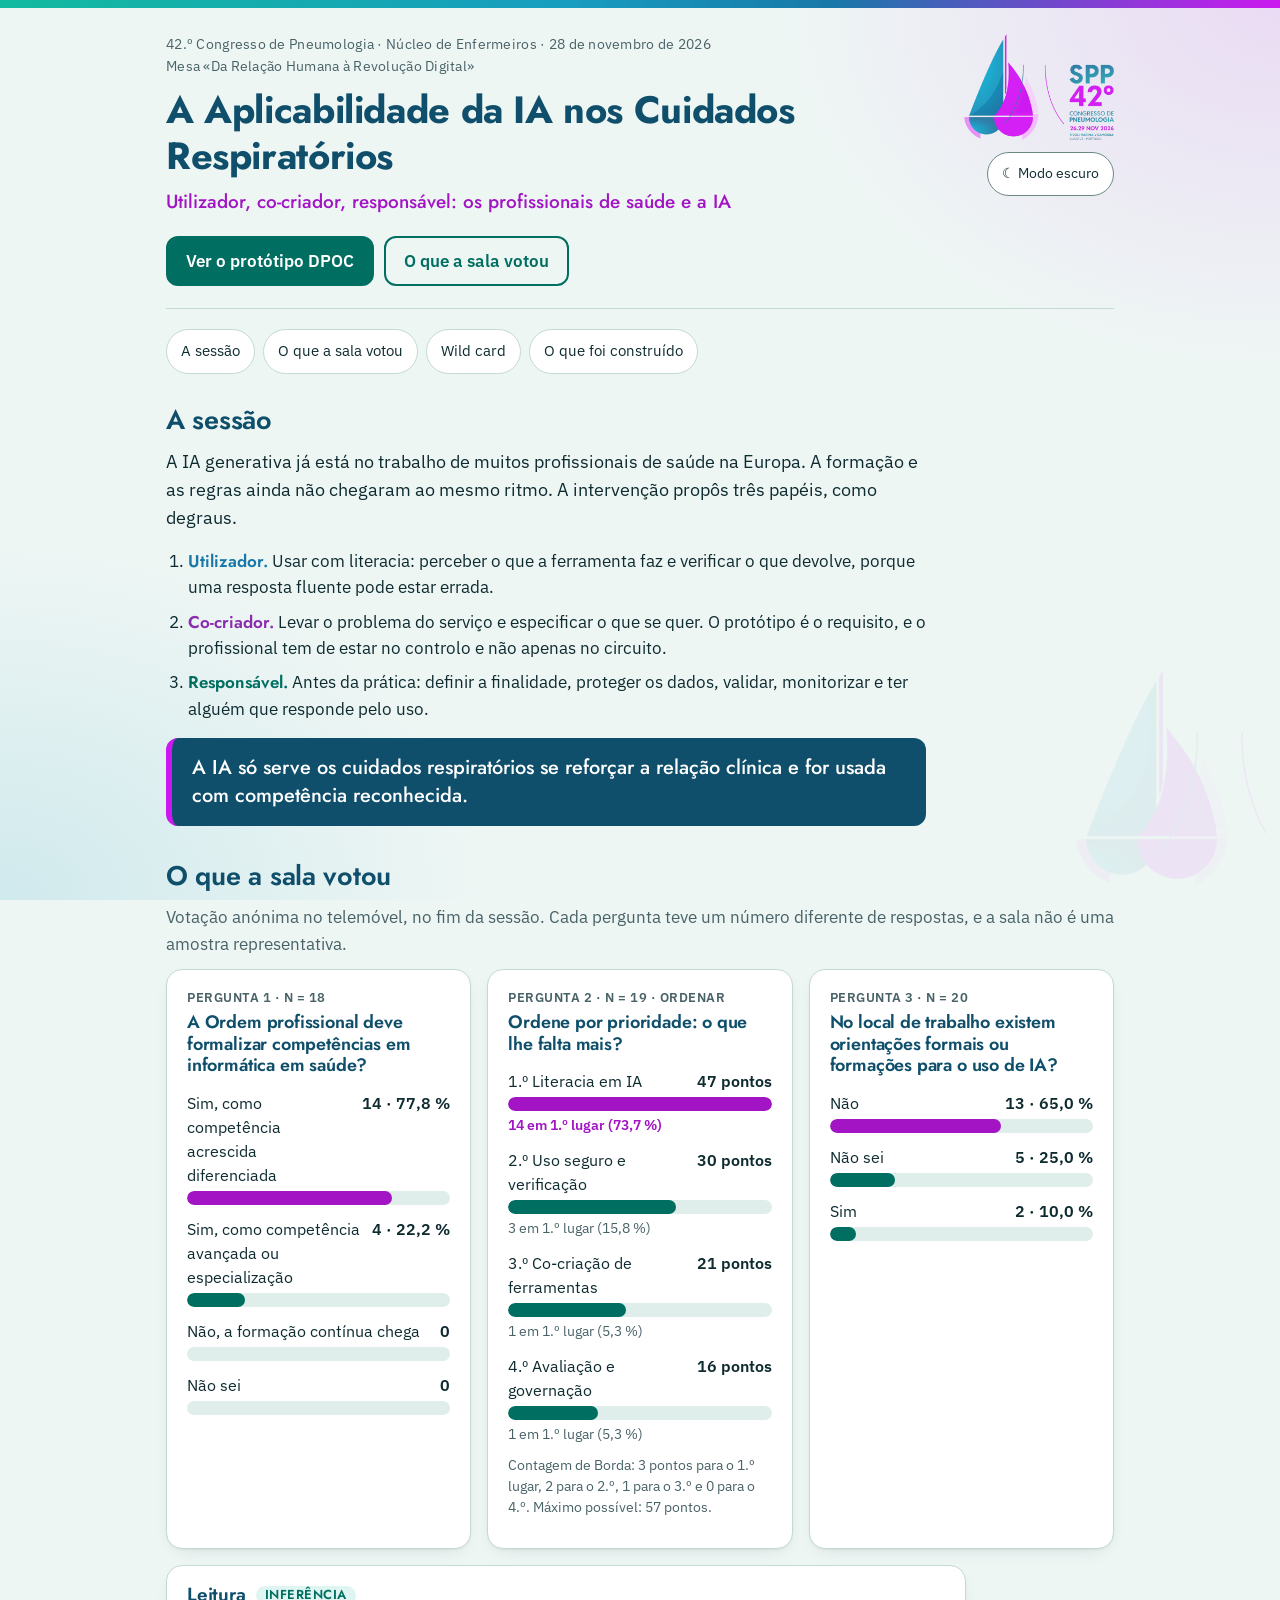
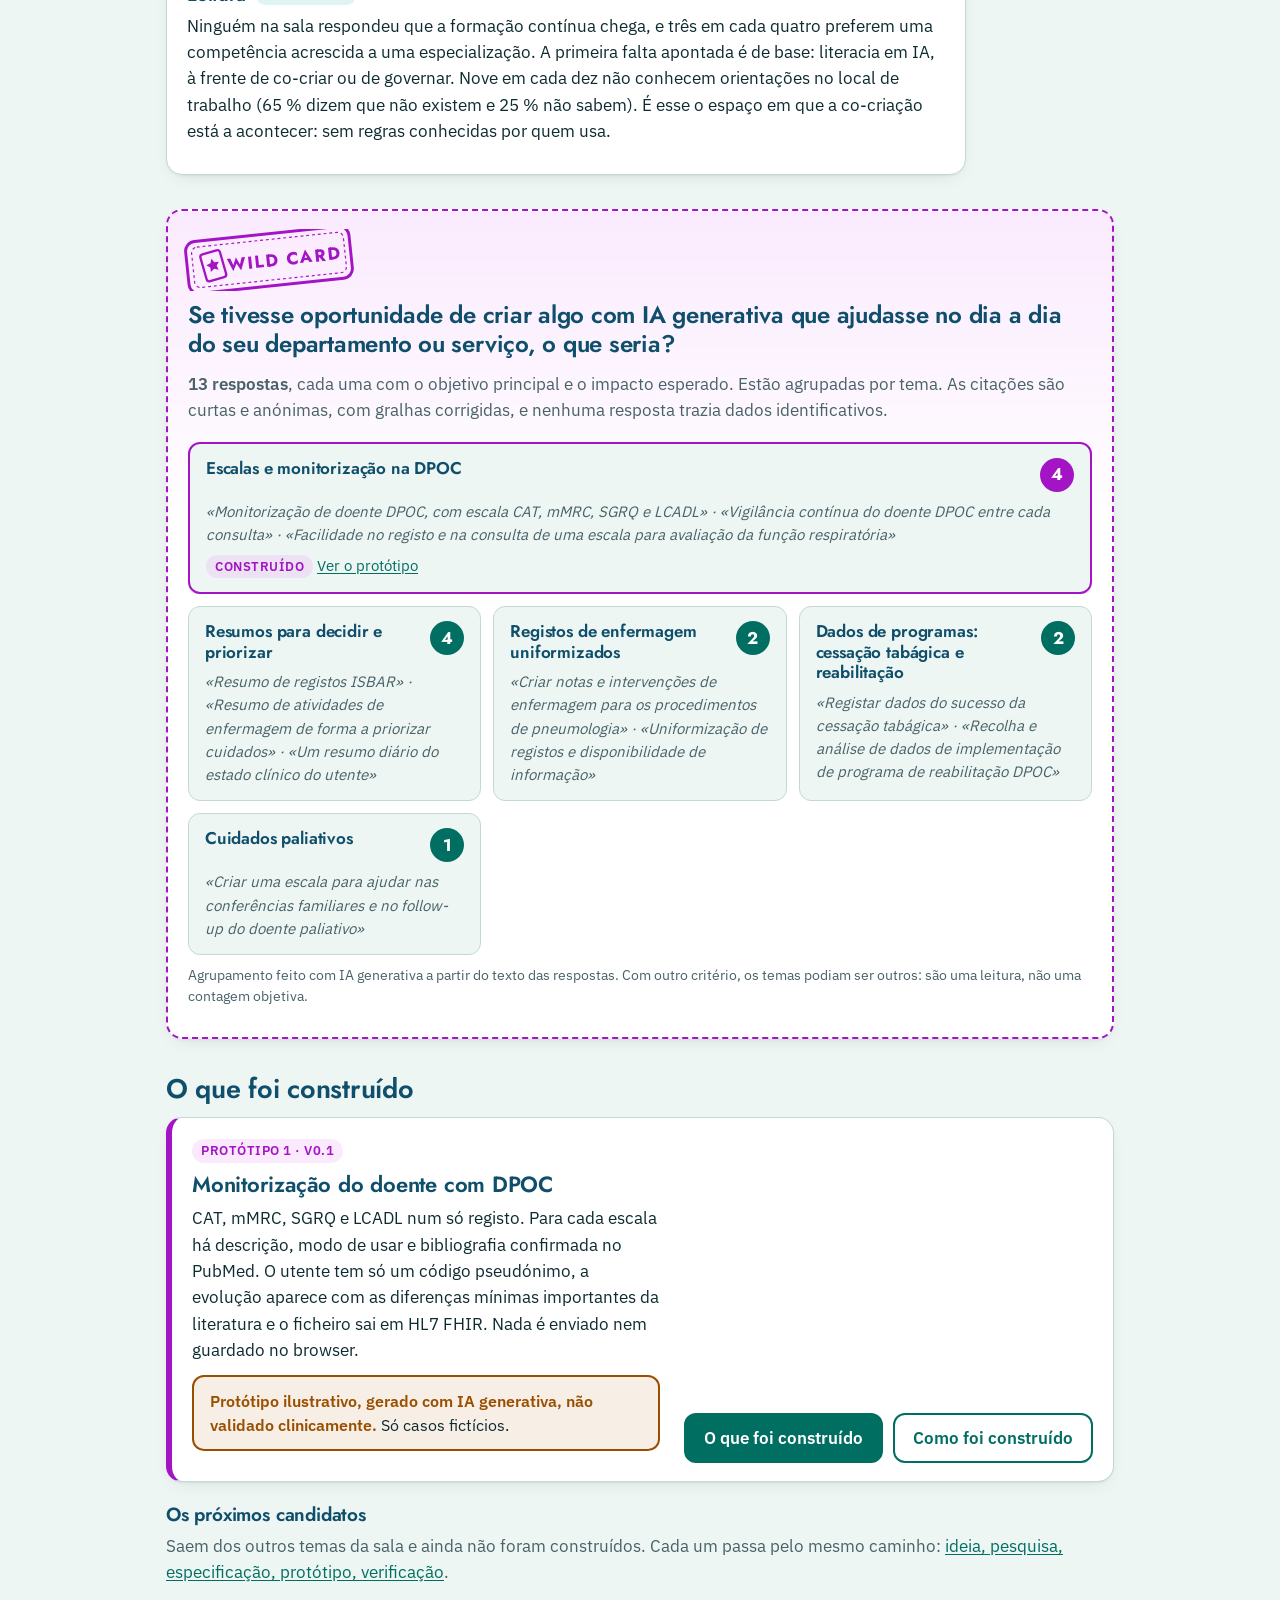
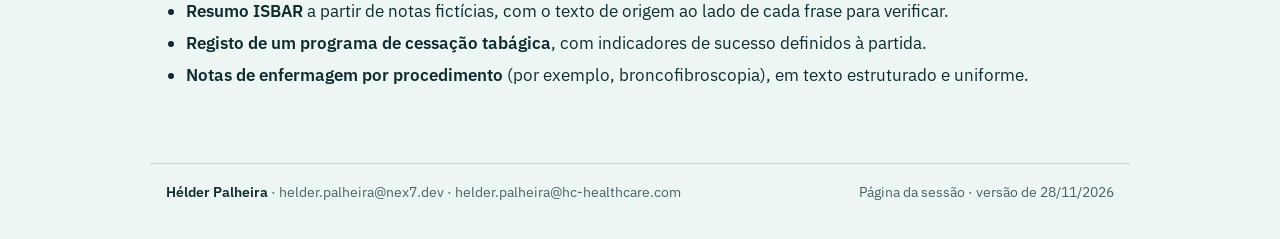
<file: spp26/resultados/index.html>
<!doctype html>
<html lang="pt-PT">
<head>
<meta charset="utf-8">
<meta name="viewport" content="width=device-width, initial-scale=1, viewport-fit=cover">
<meta http-equiv="Content-Security-Policy" content="default-src 'none'; script-src 'self'; style-src 'self'; font-src 'self'; img-src 'self' data:; connect-src 'none'; base-uri 'none'; form-action 'none'">
<meta name="referrer" content="no-referrer">
<meta name="description" content="Resultados da sessão «A Aplicabilidade da IA nos Cuidados Respiratórios» (42.º Congresso de Pneumologia, Núcleo de Enfermeiros, 28/11/2026): votações da sala, ideias Wild card e o protótipo construído a partir delas.">
<meta property="og:type" content="website">
<meta property="og:locale" content="pt_PT">
<meta property="og:title" content="A Aplicabilidade da IA nos Cuidados Respiratórios · resultados da sessão">
<meta property="og:description" content="O que a sala votou, as 13 ideias Wild card e o protótipo de monitorização DPOC construído com IA generativa a partir delas.">
<meta property="og:image" content="https://hasp7.github.io/votar/spp26/resultados/og.png">
<meta property="og:image:width" content="1200">
<meta property="og:image:height" content="630">
<meta property="og:image:alt" content="Resultados da sessão SPP 2026: utilizador, co-criador, responsável">
<meta property="og:url" content="https://hasp7.github.io/votar/spp26/resultados/">
<meta name="twitter:card" content="summary_large_image">
<meta name="theme-color" content="#006E61">
<title>Resultados da sessão · SPP 2026</title>
<link rel="icon" href="data:,">
<link rel="stylesheet" href="comum/spp.css">
<link rel="stylesheet" href="resultados.css">
<script src="comum/comum.js" defer></script>
</head>
<body>
<a class="salto" href="#conteudo">Saltar para o conteúdo</a>
<div class="pagina">
  <header class="cab">
    <div class="cab-txt">
      <p class="evento">42.º Congresso de Pneumologia · Núcleo de Enfermeiros · 28 de novembro de 2026<br>Mesa «Da Relação Humana à Revolução Digital»</p>
      <h1>A Aplicabilidade da IA nos Cuidados Respiratórios</h1>
      <p class="sub">Utilizador, co-criador, responsável: os profissionais de saúde e a IA</p>
      <p class="bts cta"><a class="bt" href="dpoc/">Ver o protótipo DPOC</a><a class="bt sec" href="#votacoes">O que a sala votou</a></p>
    </div>
    <div class="cab-lado">
      <img class="logo" src="comum/congresso42.png" width="560" height="394" alt="42.º Congresso de Pneumologia">
      <button type="button" class="tema-bt" data-tema>☾ Modo escuro</button>
    </div>
  </header>

  <main id="conteudo">
    <nav class="atalhos" aria-label="Nesta página">
      <a href="#sessao">A sessão</a><a href="#votacoes">O que a sala votou</a><a href="#wildcard">Wild card</a><a href="#prototipos">O que foi construído</a>
    </nav>

    <section id="sessao" aria-labelledby="h-sessao">
      <h2 id="h-sessao">A sessão</h2>
      <div class="sessao">
        <p>A IA generativa já está no trabalho de muitos profissionais de saúde na Europa. A formação e as regras ainda não chegaram ao mesmo ritmo. A intervenção propôs três papéis, como degraus.</p>
        <ol class="papeis">
          <li><b class="d1">Utilizador.</b> Usar com literacia: perceber o que a ferramenta faz e verificar o que devolve, porque uma resposta fluente pode estar errada.</li>
          <li><b class="d2">Co-criador.</b> Levar o problema do serviço e especificar o que se quer. O protótipo é o requisito, e o profissional tem de estar no controlo e não apenas no circuito.</li>
          <li><b class="d3">Responsável.</b> Antes da prática: definir a finalidade, proteger os dados, validar, monitorizar e ter alguém que responde pelo uso.</li>
        </ol>
        <div class="band"><p>A IA só serve os cuidados respiratórios se reforçar a relação clínica e for usada com competência reconhecida.</p></div>
      </div>
    </section>

    <section id="votacoes" aria-labelledby="h-votacoes">
      <h2 id="h-votacoes">O que a sala votou</h2>
      <p class="muted">Votação anónima no telemóvel, no fim da sessão. Cada pergunta teve um número diferente de respostas, e a sala não é uma amostra representativa.</p>
      <div class="grelha votos">
        <article class="cartao">
          <p class="q">Pergunta 1 · n = 18</p>
          <h3>A Ordem profissional deve formalizar competências em informática em saúde?</h3>
          <ul class="barras">
            <li class="barra topo"><div class="rot"><span>Sim, como competência acrescida diferenciada</span><b>14 · 77,8 %</b></div><div class="trilha"><div class="enche" data-pct="77.8"></div></div></li>
            <li class="barra"><div class="rot"><span>Sim, como competência avançada ou especialização</span><b>4 · 22,2 %</b></div><div class="trilha"><div class="enche" data-pct="22.2"></div></div></li>
            <li class="barra"><div class="rot"><span>Não, a formação contínua chega</span><b>0</b></div><div class="trilha"><div class="enche" data-pct="0"></div></div></li>
            <li class="barra"><div class="rot"><span>Não sei</span><b>0</b></div><div class="trilha"><div class="enche" data-pct="0"></div></div></li>
          </ul>
        </article>
        <article class="cartao">
          <p class="q">Pergunta 2 · n = 19 · ordenar</p>
          <h3>Ordene por prioridade: o que lhe falta mais?</h3>
          <ol class="barras">
            <li class="barra topo"><div class="rot"><span>1.º Literacia em IA</span><b>47 pontos</b></div><div class="trilha"><div class="enche" data-pct="100"></div></div><p class="primeiros">14 em 1.º lugar (73,7 %)</p></li>
            <li class="barra"><div class="rot"><span>2.º Uso seguro e verificação</span><b>30 pontos</b></div><div class="trilha"><div class="enche" data-pct="63.8"></div></div><p class="primeiros">3 em 1.º lugar (15,8 %)</p></li>
            <li class="barra"><div class="rot"><span>3.º Co-criação de ferramentas</span><b>21 pontos</b></div><div class="trilha"><div class="enche" data-pct="44.7"></div></div><p class="primeiros">1 em 1.º lugar (5,3 %)</p></li>
            <li class="barra"><div class="rot"><span>4.º Avaliação e governação</span><b>16 pontos</b></div><div class="trilha"><div class="enche" data-pct="34"></div></div><p class="primeiros">1 em 1.º lugar (5,3 %)</p></li>
          </ol>
          <p class="nota-fonte">Contagem de Borda: 3 pontos para o 1.º lugar, 2 para o 2.º, 1 para o 3.º e 0 para o 4.º. Máximo possível: 57 pontos.</p>
        </article>
        <article class="cartao">
          <p class="q">Pergunta 3 · n = 20</p>
          <h3>No local de trabalho existem orientações formais ou formações para o uso de IA?</h3>
          <ul class="barras">
            <li class="barra topo"><div class="rot"><span>Não</span><b>13 · 65,0 %</b></div><div class="trilha"><div class="enche" data-pct="65"></div></div></li>
            <li class="barra"><div class="rot"><span>Não sei</span><b>5 · 25,0 %</b></div><div class="trilha"><div class="enche" data-pct="25"></div></div></li>
            <li class="barra"><div class="rot"><span>Sim</span><b>2 · 10,0 %</b></div><div class="trilha"><div class="enche" data-pct="10"></div></div></li>
          </ul>
        </article>
      </div>
      <div class="cartao leitura">
        <h3>Leitura <span class="etiqueta">inferência</span></h3>
        <p>Ninguém na sala respondeu que a formação contínua chega, e três em cada quatro preferem uma competência acrescida a uma especialização. A primeira falta apontada é de base: literacia em IA, à frente de co-criar ou de governar. Nove em cada dez não conhecem orientações no local de trabalho (65 % dizem que não existem e 25 % não sabem). É esse o espaço em que a co-criação está a acontecer: sem regras conhecidas por quem usa.</p>
      </div>
    </section>

    <section id="wildcard" aria-labelledby="h-wild">
      <div class="wild cartao">
        <span class="selo" data-selo="Wild card"></span>
        <h2 id="h-wild">Se tivesse oportunidade de criar algo com IA generativa que ajudasse no dia a dia do seu departamento ou serviço, o que seria?</h2>
        <p class="muted"><b>13 respostas</b>, cada uma com o objetivo principal e o impacto esperado. Estão agrupadas por tema. As citações são curtas e anónimas, com gralhas corrigidas, e nenhuma resposta trazia dados identificativos.</p>
        <ul class="temas">
          <li class="tema destaque">
            <div class="tema-cab"><h3>Escalas e monitorização na DPOC</h3><span class="contagem" aria-label="4 respostas">4</span></div>
            <p>«Monitorização de doente DPOC, com escala CAT, mMRC, SGRQ e LCADL» · «Vigilância contínua do doente DPOC entre cada consulta» · «Facilidade no registo e na consulta de uma escala para avaliação da função respiratória»</p>
            <p class="estado-tema"><span class="etiqueta mag">construído</span> <a href="dpoc/">Ver o protótipo</a></p>
          </li>
          <li class="tema">
            <div class="tema-cab"><h3>Resumos para decidir e priorizar</h3><span class="contagem" aria-label="4 respostas">4</span></div>
            <p>«Resumo de registos ISBAR» · «Resumo de atividades de enfermagem de forma a priorizar cuidados» · «Um resumo diário do estado clínico do utente»</p>
          </li>
          <li class="tema">
            <div class="tema-cab"><h3>Registos de enfermagem uniformizados</h3><span class="contagem" aria-label="2 respostas">2</span></div>
            <p>«Criar notas e intervenções de enfermagem para os procedimentos de pneumologia» · «Uniformização de registos e disponibilidade de informação»</p>
          </li>
          <li class="tema">
            <div class="tema-cab"><h3>Dados de programas: cessação tabágica e reabilitação</h3><span class="contagem" aria-label="2 respostas">2</span></div>
            <p>«Registar dados do sucesso da cessação tabágica» · «Recolha e análise de dados de implementação de programa de reabilitação DPOC»</p>
          </li>
          <li class="tema">
            <div class="tema-cab"><h3>Cuidados paliativos</h3><span class="contagem" aria-label="1 resposta">1</span></div>
            <p>«Criar uma escala para ajudar nas conferências familiares e no follow-up do doente paliativo»</p>
          </li>
        </ul>
        <p class="nota-fonte">Agrupamento feito com IA generativa a partir do texto das respostas. Com outro critério, os temas podiam ser outros: são uma leitura, não uma contagem objetiva.</p>
      </div>
    </section>

    <section id="prototipos" aria-labelledby="h-prot">
      <h2 id="h-prot">O que foi construído</h2>
      <article class="cartao prot">
        <div class="prot-txt">
          <span class="etiqueta mag">Protótipo 1 · v0.1</span>
          <h3>Monitorização do doente com DPOC</h3>
          <p>CAT, mMRC, SGRQ e LCADL num só registo. Para cada escala há descrição, modo de usar e bibliografia confirmada no PubMed. O utente tem só um código pseudónimo, a evolução aparece com as diferenças mínimas importantes da literatura e o ficheiro sai em HL7 FHIR. Nada é enviado nem guardado no browser.</p>
          <p class="aviso pequeno"><b>Protótipo ilustrativo, gerado com IA generativa, não validado clinicamente.</b> Só casos fictícios.</p>
        </div>
        <div class="bts">
          <a class="bt" href="dpoc/">O que foi construído</a>
          <a class="bt sec" href="como-foi-construido/">Como foi construído</a>
        </div>
      </article>
      <div class="proximos">
        <h3>Os próximos candidatos</h3>
        <p class="muted">Saem dos outros temas da sala e ainda não foram construídos. Cada um passa pelo mesmo caminho: <a href="como-foi-construido/#pipeline">ideia, pesquisa, especificação, protótipo, verificação</a>.</p>
        <ul class="cand">
          <li><b>Resumo ISBAR</b> a partir de notas fictícias, com o texto de origem ao lado de cada frase para verificar.</li>
          <li><b>Registo de um programa de cessação tabágica</b>, com indicadores de sucesso definidos à partida.</li>
          <li><b>Notas de enfermagem por procedimento</b> (por exemplo, broncofibroscopia), em texto estruturado e uniforme.</li>
        </ul>
      </div>
    </section>
  </main>
</div>
<footer class="rodape">
  <span><b>Hélder Palheira</b> · helder.palheira@nex7.dev · helder.palheira@hc-healthcare.com</span>
  <span>Página da sessão · versão de 28/11/2026</span>
</footer>
</body>
</html>
</file>
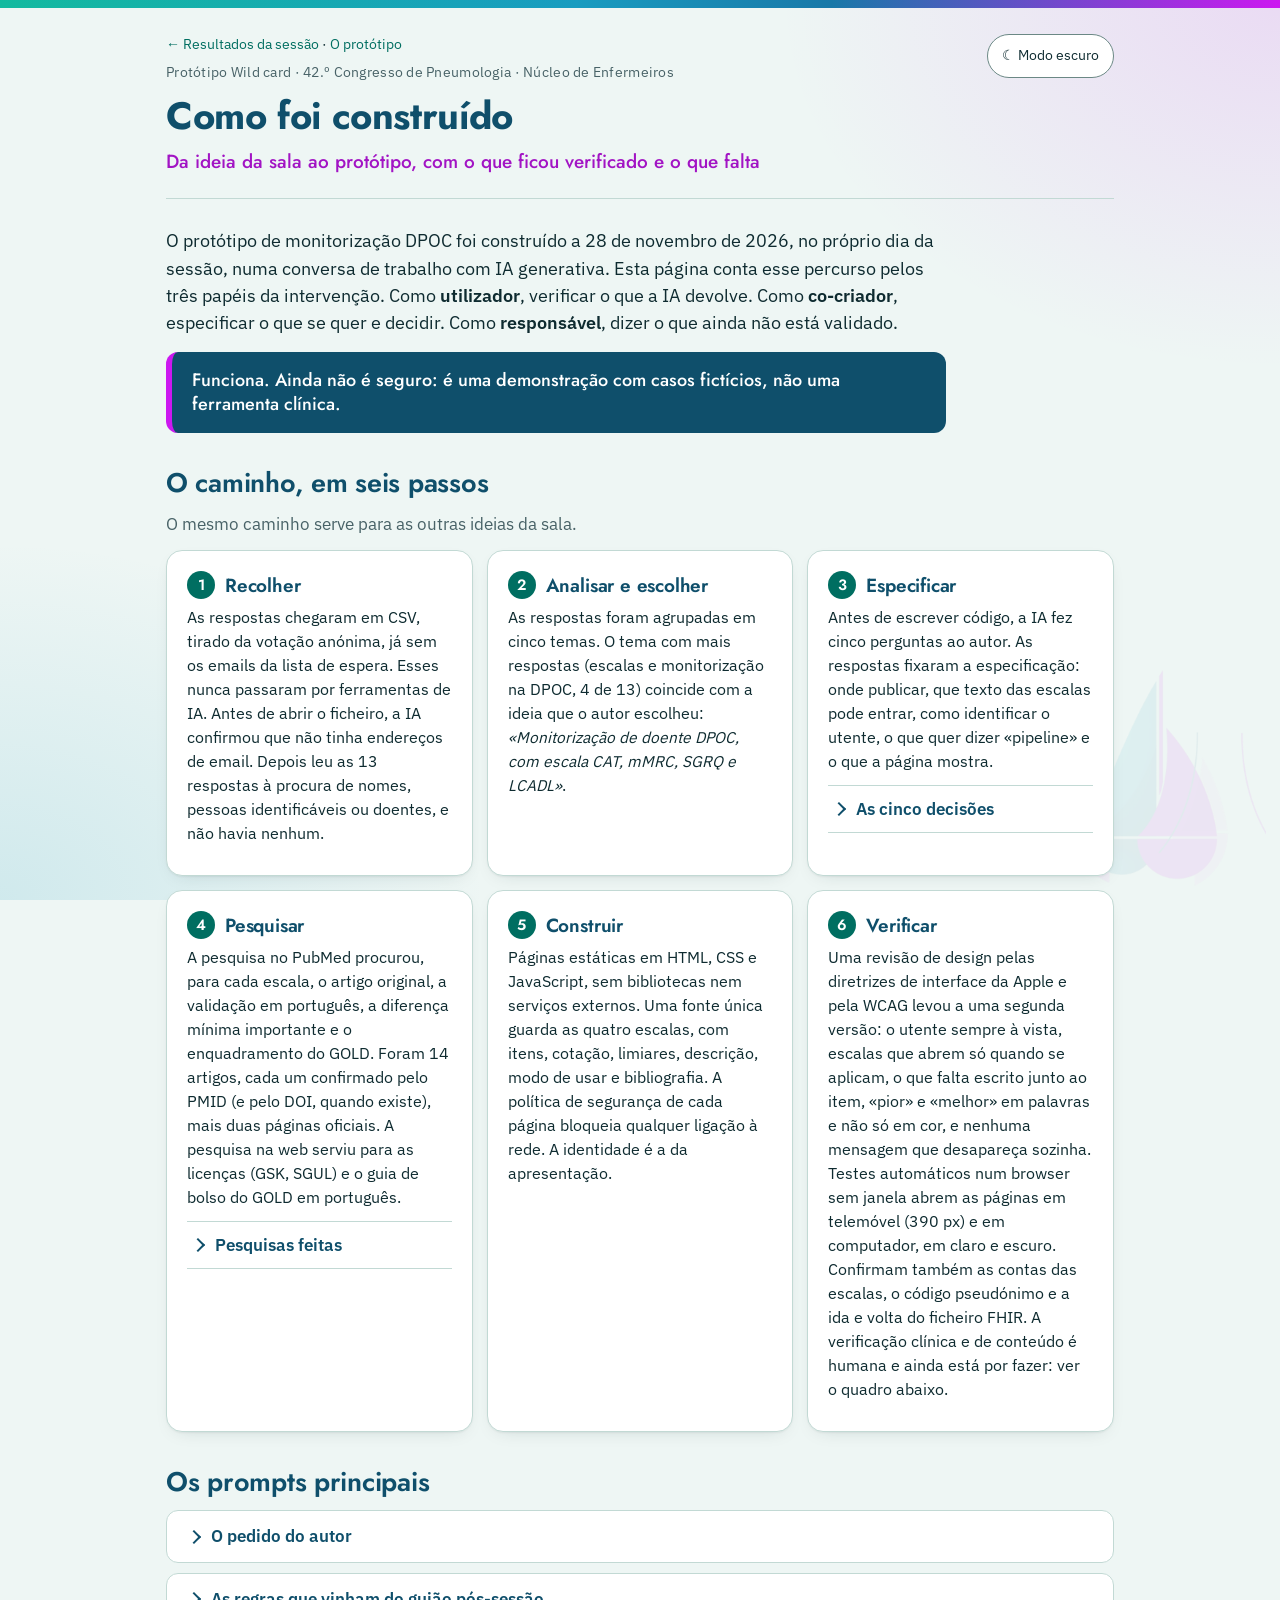
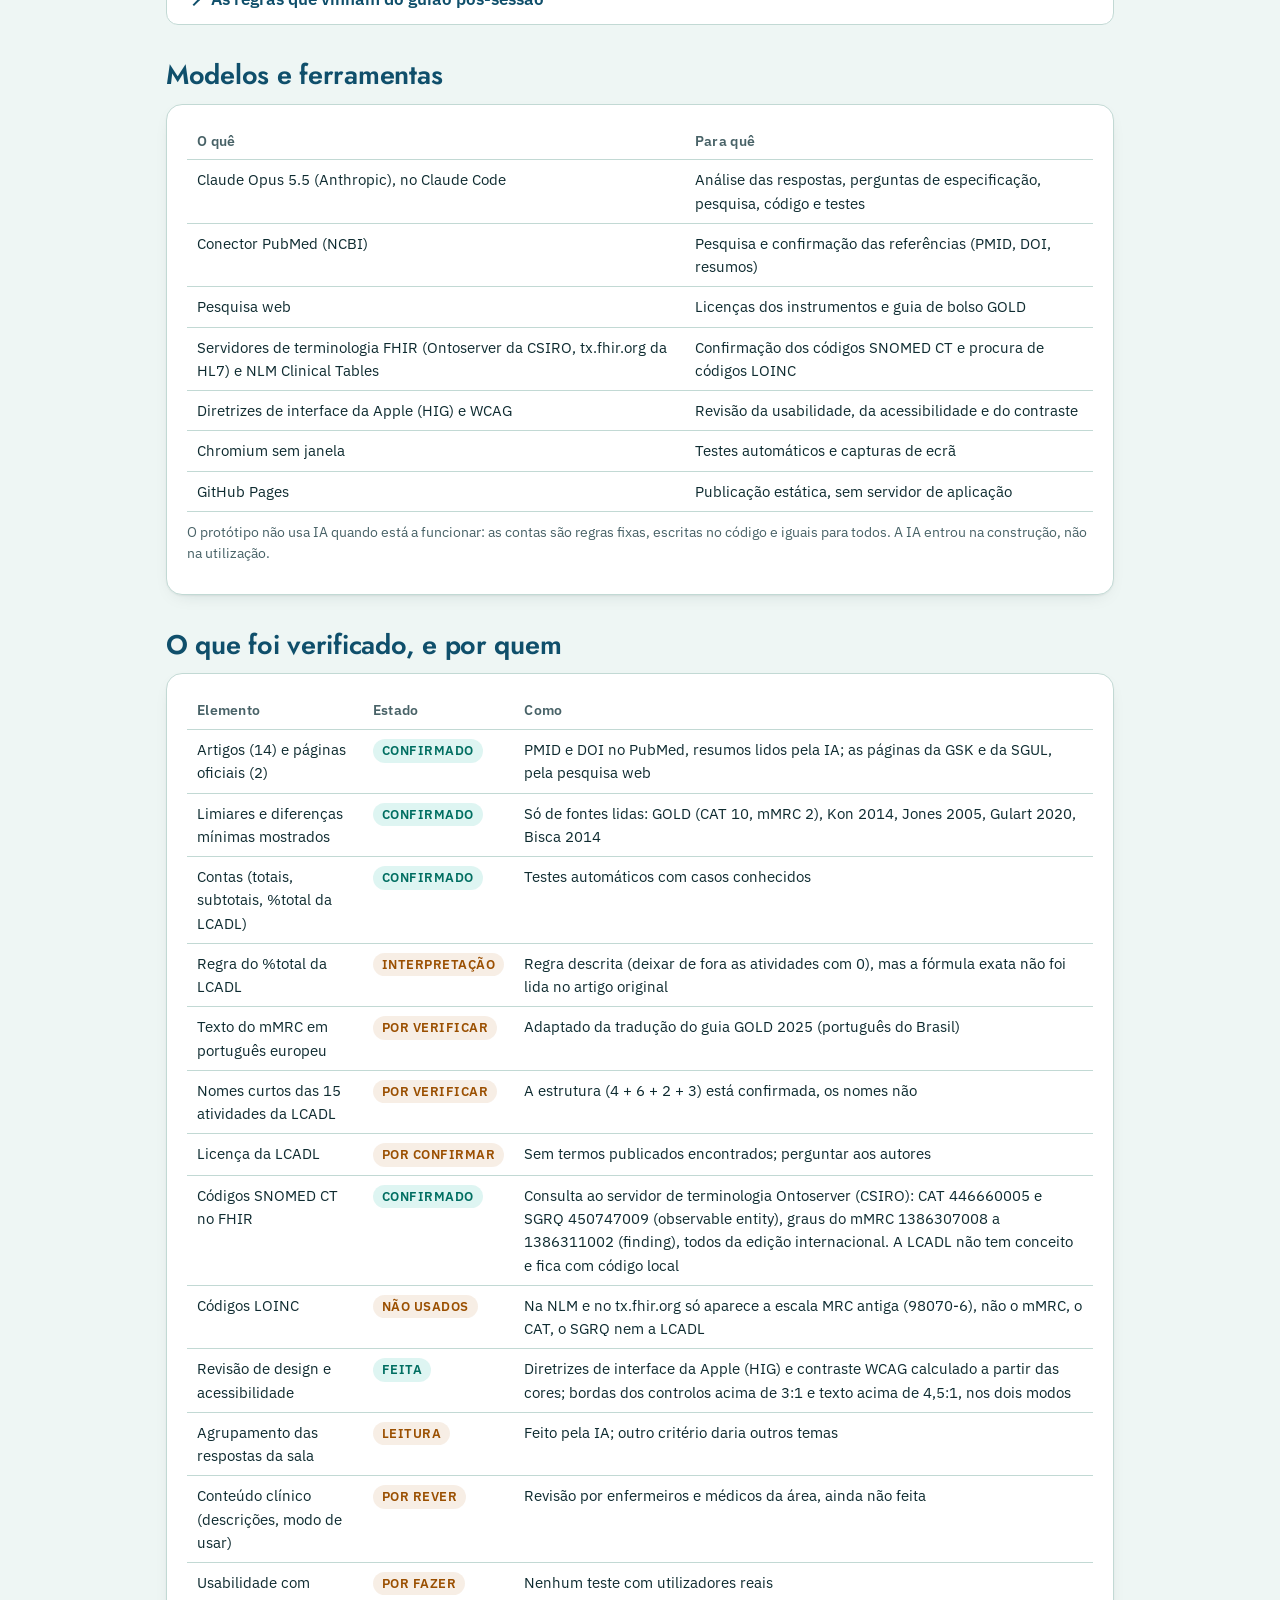
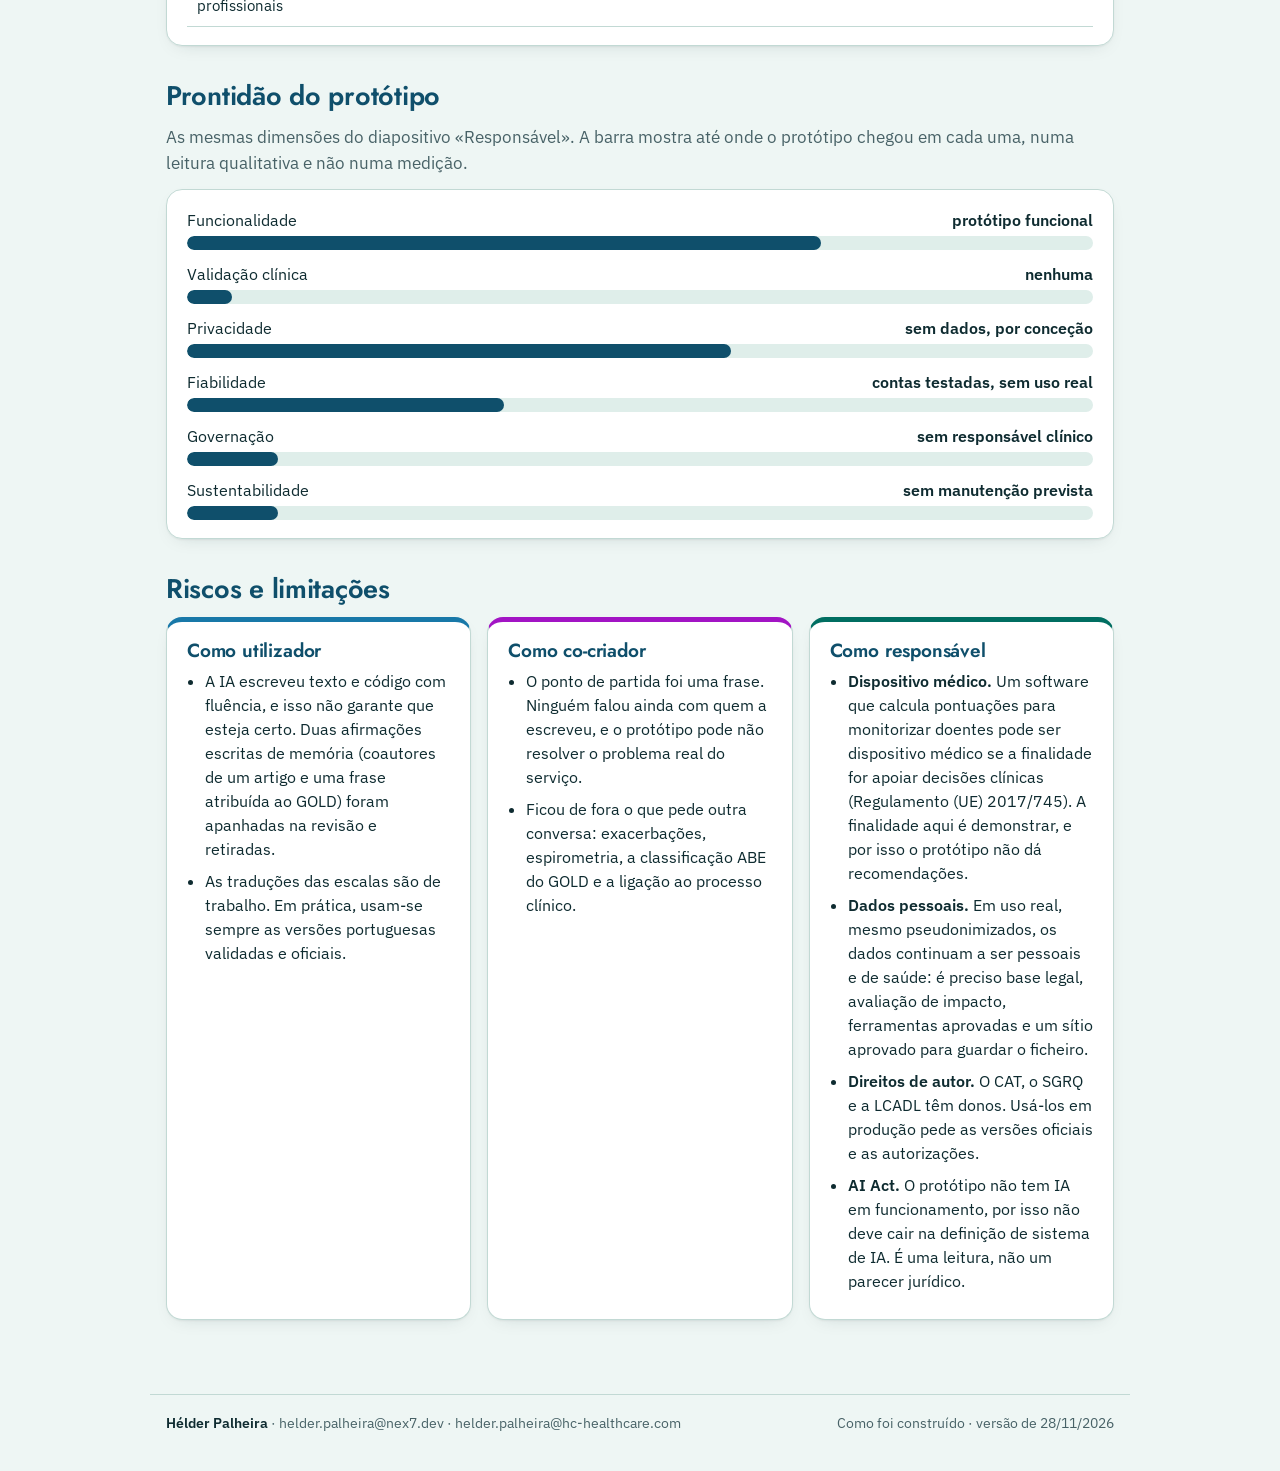
<file: spp26/resultados/como-foi-construido/index.html>
<!doctype html>
<html lang="pt-PT">
<head>
<meta charset="utf-8">
<meta name="viewport" content="width=device-width, initial-scale=1, viewport-fit=cover">
<meta http-equiv="Content-Security-Policy" content="default-src 'none'; script-src 'self'; style-src 'self'; font-src 'self'; img-src 'self' data:; connect-src 'none'; base-uri 'none'; form-action 'none'">
<meta name="referrer" content="no-referrer">
<meta name="description" content="Como o protótipo de monitorização DPOC foi construído com IA generativa a partir das ideias da sala: pesquisa, decisões, prompts, ferramentas, o que foi verificado e o que falta validar.">
<meta property="og:type" content="article">
<meta property="og:title" content="Como foi construído · protótipo DPOC da sessão SPP 2026">
<meta property="og:description" content="Da resposta da sala ao protótipo: pesquisa no PubMed, decisões, prompts, ferramentas, verificação, riscos e limitações.">
<meta property="og:image" content="https://hasp7.github.io/votar/spp26/resultados/og.png">
<meta property="og:url" content="https://hasp7.github.io/votar/spp26/resultados/como-foi-construido/">
<meta name="twitter:card" content="summary_large_image">
<meta name="theme-color" content="#006E61">
<title>Como foi construído · SPP 2026</title>
<link rel="icon" href="data:,">
<link rel="stylesheet" href="../comum/spp.css">
<link rel="stylesheet" href="../resultados.css">
<link rel="stylesheet" href="processo.css">
<script src="../comum/comum.js" defer></script>
</head>
<body>
<a class="salto" href="#conteudo">Saltar para o conteúdo</a>
<div class="pagina">
  <header class="cab">
    <div class="cab-txt">
      <p class="trilho"><a href="../">← Resultados da sessão</a> · <a href="../dpoc/">O protótipo</a></p>
      <p class="evento">Protótipo Wild card · 42.º Congresso de Pneumologia · Núcleo de Enfermeiros</p>
      <h1>Como foi construído</h1>
      <p class="sub">Da ideia da sala ao protótipo, com o que ficou verificado e o que falta</p>
    </div>
    <div class="cab-lado"><button type="button" class="tema-bt" data-tema>☾ Modo escuro</button></div>
  </header>

  <main id="conteudo">
    <section class="intro-proc">
      <p>O protótipo de monitorização DPOC foi construído a 28 de novembro de 2026, no próprio dia da sessão, numa conversa de trabalho com IA generativa. Esta página conta esse percurso pelos três papéis da intervenção. Como <b>utilizador</b>, verificar o que a IA devolve. Como <b>co-criador</b>, especificar o que se quer e decidir. Como <b>responsável</b>, dizer o que ainda não está validado.</p>
      <div class="band"><p>Funciona. Ainda não é seguro: é uma demonstração com casos fictícios, não uma ferramenta clínica.</p></div>
    </section>

    <section id="pipeline" aria-labelledby="h-pipe">
      <h2 id="h-pipe">O caminho, em seis passos</h2>
      <p class="muted">O mesmo caminho serve para as outras ideias da sala.</p>
      <ol class="pipe">
        <li class="cartao"><h3>Recolher</h3>
          <p>As respostas chegaram em CSV, tirado da votação anónima, já sem os emails da lista de espera. Esses nunca passaram por ferramentas de IA. Antes de abrir o ficheiro, a IA confirmou que não tinha endereços de email. Depois leu as 13 respostas à procura de nomes, pessoas identificáveis ou doentes, e não havia nenhum.</p></li>
        <li class="cartao"><h3>Analisar e escolher</h3>
          <p>As respostas foram agrupadas em cinco temas. O tema com mais respostas (escalas e monitorização na DPOC, 4 de 13) coincide com a ideia que o autor escolheu: <i>«Monitorização de doente DPOC, com escala CAT, mMRC, SGRQ e LCADL»</i>.</p></li>
        <li class="cartao"><h3>Especificar</h3>
          <p>Antes de escrever código, a IA fez cinco perguntas ao autor. As respostas fixaram a especificação: onde publicar, que texto das escalas pode entrar, como identificar o utente, o que quer dizer «pipeline» e o que a página mostra.</p>
          <details><summary>As cinco decisões</summary><div><ol>
            <li><b>Publicação:</b> GitHub Pages, no repositório da votação, em <code>/votar/spp26/resultados/</code>.</li>
            <li><b>Texto das escalas, conforme os direitos:</b> o mMRC entra com o texto completo, porque é de uso livre. O CAT e a LCADL entram com rótulos curtos, a aplicar com o instrumento oficial. O SGRQ entra só com as pontuações da calculadora oficial.</li>
            <li><b>Identificação:</b> um código pseudónimo gerado no dispositivo. O histórico vai num ficheiro FHIR que o profissional guarda e volta a abrir, e nada fica no browser.</li>
            <li><b>Pipeline:</b> um processo reutilizável, com este protótipo como primeiro caso.</li>
            <li><b>Página:</b> já com os resultados reais da sala.</li>
          </ol></div></details></li>
        <li class="cartao"><h3>Pesquisar</h3>
          <p>A pesquisa no PubMed procurou, para cada escala, o artigo original, a validação em português, a diferença mínima importante e o enquadramento do GOLD. Foram 14 artigos, cada um confirmado pelo PMID (e pelo DOI, quando existe), mais duas páginas oficiais. A pesquisa na web serviu para as licenças (GSK, SGUL) e o guia de bolso do GOLD em português.</p>
          <details><summary>Pesquisas feitas</summary><div><ul>
            <li>PubMed, por citação: Jones 2009 (CAT), Kon 2014, Bestall 1999, Jones 1992 (SGRQ), Jones 2005, Garrod 2000 (LCADL).</li>
            <li>PubMed: «COPD Assessment Test Portuguese version validation» → Pimenta Valério 2022 (português europeu).</li>
            <li>PubMed: «London Chest Activity of Daily Living Portuguese validation» → Pitta 2008, Carpes 2008, Oliveira 2025.</li>
            <li>PubMed: «London Chest Activity of Daily Living minimal clinically important difference» → Gulart 2020. Por arrasto: Bisca 2014, Garrod 2002, Klijn 2015.</li>
            <li>Web: termos de uso do CAT (catestonline.org), autorizações do SGRQ (sgul.ac.uk) e licença da LCADL, que não foi encontrada.</li>
            <li>Terminologias: SNOMED CT no Ontoserver (CSIRO); LOINC na NLM e no tx.fhir.org.</li>
          </ul></div></details></li>
        <li class="cartao"><h3>Construir</h3>
          <p>Páginas estáticas em HTML, CSS e JavaScript, sem bibliotecas nem serviços externos. Uma fonte única guarda as quatro escalas, com itens, cotação, limiares, descrição, modo de usar e bibliografia. A política de segurança de cada página bloqueia qualquer ligação à rede. A identidade é a da apresentação.</p></li>
        <li class="cartao"><h3>Verificar</h3>
          <p>Uma revisão de design pelas diretrizes de interface da Apple e pela WCAG levou a uma segunda versão: o utente sempre à vista, escalas que abrem só quando se aplicam, o que falta escrito junto ao item, «pior» e «melhor» em palavras e não só em cor, e nenhuma mensagem que desapareça sozinha. Testes automáticos num browser sem janela abrem as páginas em telemóvel (390 px) e em computador, em claro e escuro. Confirmam também as contas das escalas, o código pseudónimo e a ida e volta do ficheiro FHIR. A verificação clínica e de conteúdo é humana e ainda está por fazer: ver o quadro abaixo.</p></li>
      </ol>
    </section>

    <section id="prompts" aria-labelledby="h-prompts">
      <h2 id="h-prompts">Os prompts principais</h2>
      <details class="cartao-det"><summary>O pedido do autor</summary><div>
        <blockquote>Preciso de criar uma página que seja uma landing page para os resultados da apresentação da SPP. Gostava de começar por uma pipeline em que desse para executar este: «Monitorização de doente DPOC, com escala CAT, mMRC, SGRQ e LCADL». Sugeria pesquisa bibliográfica e suporte para o uso das escalas, com recurso ao PubMed; cada escala com a descrição, a bibliografia e o modo de usar (podendo esconder o detalhe); id do utente, seguindo guidelines e boas práticas de informática em saúde; publicação no GitHub Pages; identidade da apresentação. A landing page deve dar acesso aos diferentes elementos e a outros exemplos. Faz as 5 perguntas mais pertinentes para que consigas o melhor resultado.</blockquote>
        <p class="pequeno muted">Ligeiramente editado para leitura.</p></div></details>
      <details class="cartao-det"><summary>As regras que vinham do guião pós-sessão</summary><div><ul>
        <li>Protótipo estático, sem dados reais nem recolha de dados, com a CSP fechada e nada em servidor.</li>
        <li>Aviso bem visível: «Protótipo ilustrativo, gerado com IA generativa, não validado clinicamente». Só casos fictícios.</li>
        <li>Separar factos de inferências, sem linguagem de marketing, e rever antes de publicar.</li>
        <li>Antes de usar uma resposta da sala, verificar se tem dados identificativos e deixá-la de fora se tiver.</li>
      </ul></div></details>
    </section>

    <section id="ferramentas" aria-labelledby="h-ferr">
      <h2 id="h-ferr">Modelos e ferramentas</h2>
      <div class="cartao rolar">
        <table class="tabela">
          <thead><tr><th scope="col">O quê</th><th scope="col">Para quê</th></tr></thead>
          <tbody>
            <tr><td>Claude Opus 5.5 (Anthropic), no Claude Code</td><td>Análise das respostas, perguntas de especificação, pesquisa, código e testes</td></tr>
            <tr><td>Conector PubMed (NCBI)</td><td>Pesquisa e confirmação das referências (PMID, DOI, resumos)</td></tr>
            <tr><td>Pesquisa web</td><td>Licenças dos instrumentos e guia de bolso GOLD</td></tr>
            <tr><td>Servidores de terminologia FHIR (Ontoserver da CSIRO, tx.fhir.org da HL7) e NLM Clinical Tables</td><td>Confirmação dos códigos SNOMED CT e procura de códigos LOINC</td></tr>
            <tr><td>Diretrizes de interface da Apple (HIG) e WCAG</td><td>Revisão da usabilidade, da acessibilidade e do contraste</td></tr>
            <tr><td>Chromium sem janela</td><td>Testes automáticos e capturas de ecrã</td></tr>
            <tr><td>GitHub Pages</td><td>Publicação estática, sem servidor de aplicação</td></tr>
          </tbody>
        </table>
        <p class="nota-fonte">O protótipo não usa IA quando está a funcionar: as contas são regras fixas, escritas no código e iguais para todos. A IA entrou na construção, não na utilização.</p>
      </div>
    </section>

    <section id="verificacao" aria-labelledby="h-ver">
      <h2 id="h-ver">O que foi verificado, e por quem</h2>
      <div class="cartao rolar">
        <table class="tabela verif">
          <thead><tr><th scope="col">Elemento</th><th scope="col">Estado</th><th scope="col">Como</th></tr></thead>
          <tbody>
            <tr><td>Artigos (14) e páginas oficiais (2)</td><td><span class="etiqueta">confirmado</span></td><td>PMID e DOI no PubMed, resumos lidos pela IA; as páginas da GSK e da SGUL, pela pesquisa web</td></tr>
            <tr><td>Limiares e diferenças mínimas mostrados</td><td><span class="etiqueta">confirmado</span></td><td>Só de fontes lidas: GOLD (CAT 10, mMRC 2), Kon 2014, Jones 2005, Gulart 2020, Bisca 2014</td></tr>
            <tr><td>Contas (totais, subtotais, %total da LCADL)</td><td><span class="etiqueta">confirmado</span></td><td>Testes automáticos com casos conhecidos</td></tr>
            <tr><td>Regra do %total da LCADL</td><td><span class="etiqueta alarme">interpretação</span></td><td>Regra descrita (deixar de fora as atividades com 0), mas a fórmula exata não foi lida no artigo original</td></tr>
            <tr><td>Texto do mMRC em português europeu</td><td><span class="etiqueta alarme">por verificar</span></td><td>Adaptado da tradução do guia GOLD 2025 (português do Brasil)</td></tr>
            <tr><td>Nomes curtos das 15 atividades da LCADL</td><td><span class="etiqueta alarme">por verificar</span></td><td>A estrutura (4 + 6 + 2 + 3) está confirmada, os nomes não</td></tr>
            <tr><td>Licença da LCADL</td><td><span class="etiqueta alarme">por confirmar</span></td><td>Sem termos publicados encontrados; perguntar aos autores</td></tr>
            <tr><td>Códigos SNOMED CT no FHIR</td><td><span class="etiqueta">confirmado</span></td><td>Consulta ao servidor de terminologia Ontoserver (CSIRO): CAT 446660005 e SGRQ 450747009 (observable entity), graus do mMRC 1386307008 a 1386311002 (finding), todos da edição internacional. A LCADL não tem conceito e fica com código local</td></tr>
            <tr><td>Códigos LOINC</td><td><span class="etiqueta alarme">não usados</span></td><td>Na NLM e no tx.fhir.org só aparece a escala MRC antiga (98070-6), não o mMRC, o CAT, o SGRQ nem a LCADL</td></tr>
            <tr><td>Revisão de design e acessibilidade</td><td><span class="etiqueta">feita</span></td><td>Diretrizes de interface da Apple (HIG) e contraste WCAG calculado a partir das cores; bordas dos controlos acima de 3:1 e texto acima de 4,5:1, nos dois modos</td></tr>
            <tr><td>Agrupamento das respostas da sala</td><td><span class="etiqueta alarme">leitura</span></td><td>Feito pela IA; outro critério daria outros temas</td></tr>
            <tr><td>Conteúdo clínico (descrições, modo de usar)</td><td><span class="etiqueta alarme">por rever</span></td><td>Revisão por enfermeiros e médicos da área, ainda não feita</td></tr>
            <tr><td>Usabilidade com profissionais</td><td><span class="etiqueta alarme">por fazer</span></td><td>Nenhum teste com utilizadores reais</td></tr>
          </tbody>
        </table>
      </div>
    </section>

    <section id="prontidao" aria-labelledby="h-pront">
      <h2 id="h-pront">Prontidão do protótipo</h2>
      <p class="muted">As mesmas dimensões do diapositivo «Responsável». A barra mostra até onde o protótipo chegou em cada uma, numa leitura qualitativa e não numa medição.</p>
      <div class="cartao">
        <ul class="barras pront">
          <li class="barra"><div class="rot"><span>Funcionalidade</span><b>protótipo funcional</b></div><div class="trilha"><div class="enche" data-pct="70"></div></div></li>
          <li class="barra"><div class="rot"><span>Validação clínica</span><b>nenhuma</b></div><div class="trilha"><div class="enche" data-pct="5"></div></div></li>
          <li class="barra"><div class="rot"><span>Privacidade</span><b>sem dados, por conceção</b></div><div class="trilha"><div class="enche" data-pct="60"></div></div></li>
          <li class="barra"><div class="rot"><span>Fiabilidade</span><b>contas testadas, sem uso real</b></div><div class="trilha"><div class="enche" data-pct="35"></div></div></li>
          <li class="barra"><div class="rot"><span>Governação</span><b>sem responsável clínico</b></div><div class="trilha"><div class="enche" data-pct="10"></div></div></li>
          <li class="barra"><div class="rot"><span>Sustentabilidade</span><b>sem manutenção prevista</b></div><div class="trilha"><div class="enche" data-pct="10"></div></div></li>
        </ul>
      </div>
    </section>

    <section id="riscos" aria-labelledby="h-riscos">
      <h2 id="h-riscos">Riscos e limitações</h2>
      <div class="grelha">
        <article class="cartao papel p1"><h3>Como utilizador</h3><ul>
          <li>A IA escreveu texto e código com fluência, e isso não garante que esteja certo. Duas afirmações escritas de memória (coautores de um artigo e uma frase atribuída ao GOLD) foram apanhadas na revisão e retiradas.</li>
          <li>As traduções das escalas são de trabalho. Em prática, usam-se sempre as versões portuguesas validadas e oficiais.</li>
        </ul></article>
        <article class="cartao papel p2"><h3>Como co-criador</h3><ul>
          <li>O ponto de partida foi uma frase. Ninguém falou ainda com quem a escreveu, e o protótipo pode não resolver o problema real do serviço.</li>
          <li>Ficou de fora o que pede outra conversa: exacerbações, espirometria, a classificação ABE do GOLD e a ligação ao processo clínico.</li>
        </ul></article>
        <article class="cartao papel p3"><h3>Como responsável</h3><ul>
          <li><b>Dispositivo médico.</b> Um software que calcula pontuações para monitorizar doentes pode ser dispositivo médico se a finalidade for apoiar decisões clínicas (Regulamento (UE) 2017/745). A finalidade aqui é demonstrar, e por isso o protótipo não dá recomendações.</li>
          <li><b>Dados pessoais.</b> Em uso real, mesmo pseudonimizados, os dados continuam a ser pessoais e de saúde: é preciso base legal, avaliação de impacto, ferramentas aprovadas e um sítio aprovado para guardar o ficheiro.</li>
          <li><b>Direitos de autor.</b> O CAT, o SGRQ e a LCADL têm donos. Usá-los em produção pede as versões oficiais e as autorizações.</li>
          <li><b>AI Act.</b> O protótipo não tem IA em funcionamento, por isso não deve cair na definição de sistema de IA. É uma leitura, não um parecer jurídico.</li>
        </ul></article>
      </div>
    </section>
  </main>
</div>
<footer class="rodape">
  <span><b>Hélder Palheira</b> · helder.palheira@nex7.dev · helder.palheira@hc-healthcare.com</span>
  <span>Como foi construído · versão de 28/11/2026</span>
</footer>
</body>
</html>
</file>
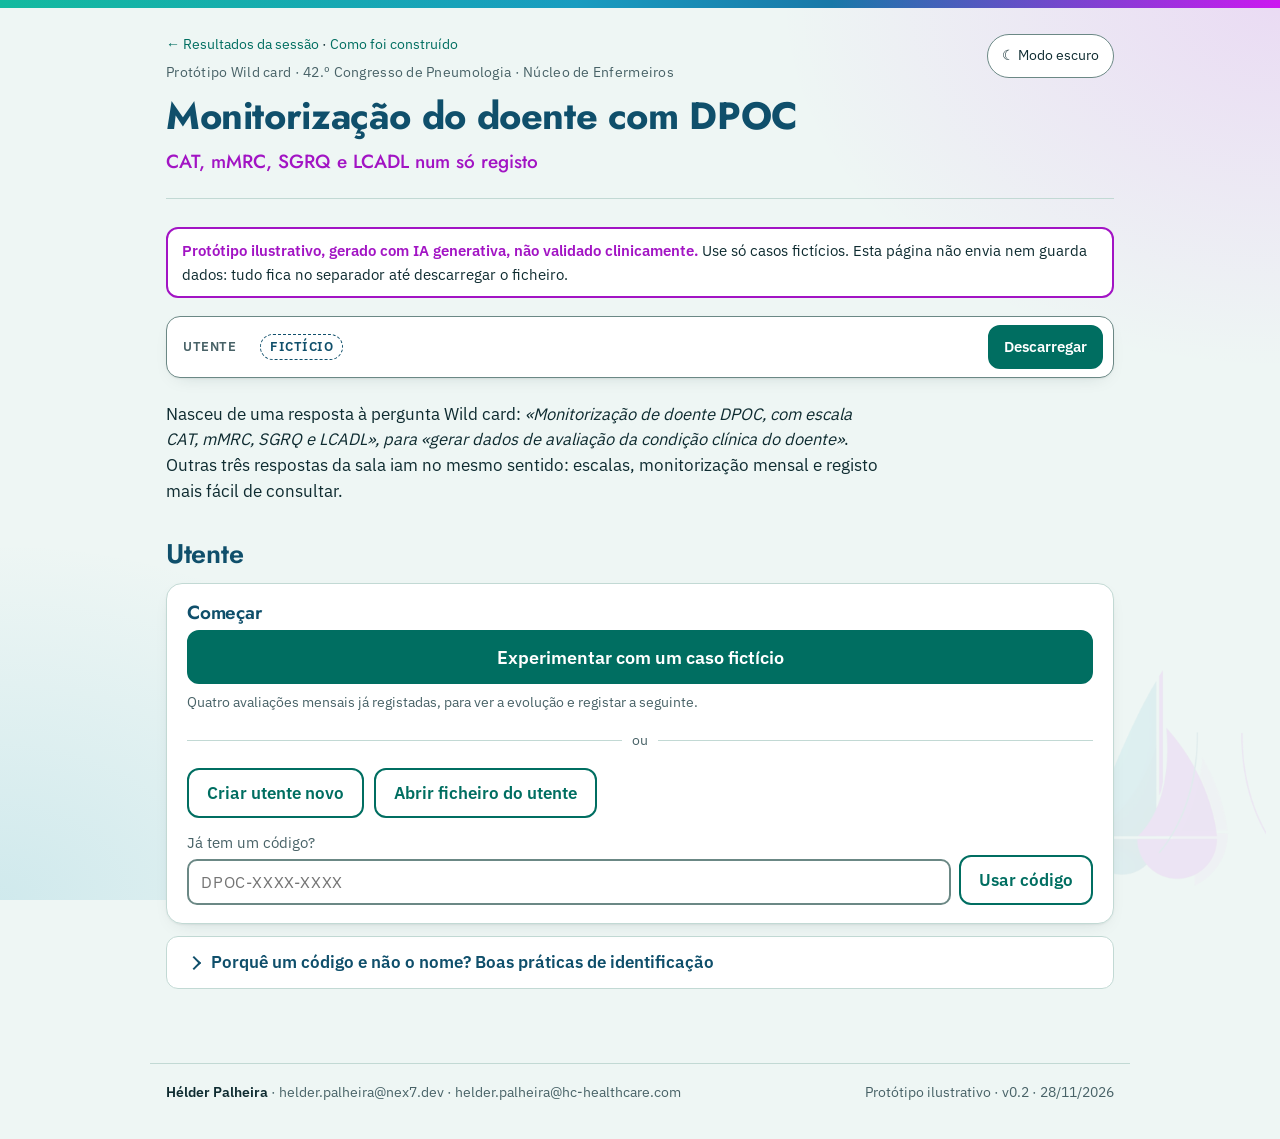
<file: spp26/resultados/dpoc/index.html>
<!doctype html>
<html lang="pt-PT">
<head>
<meta charset="utf-8">
<meta name="viewport" content="width=device-width, initial-scale=1, viewport-fit=cover">
<meta http-equiv="Content-Security-Policy" content="default-src 'none'; script-src 'self'; style-src 'self'; font-src 'self'; img-src 'self' data:; connect-src 'none'; base-uri 'none'; form-action 'none'">
<meta name="referrer" content="no-referrer">
<meta name="description" content="Protótipo ilustrativo de monitorização do doente com DPOC com CAT, mMRC, SGRQ e LCADL, nascido de uma ideia da sala na sessão do Núcleo de Enfermeiros do 42.º Congresso de Pneumologia. Só casos fictícios.">
<meta property="og:type" content="website">
<meta property="og:title" content="Monitorização DPOC · protótipo Wild card">
<meta property="og:description" content="CAT, mMRC, SGRQ e LCADL num só registo, com código pseudónimo e ficheiro FHIR. Protótipo ilustrativo, só casos fictícios.">
<meta property="og:image" content="https://hasp7.github.io/votar/spp26/resultados/og.png">
<meta property="og:url" content="https://hasp7.github.io/votar/spp26/resultados/dpoc/">
<meta name="twitter:card" content="summary_large_image">
<meta name="theme-color" content="#006E61">
<title>Monitorização DPOC · protótipo</title>
<link rel="icon" href="data:,">
<link rel="stylesheet" href="../comum/spp.css">
<link rel="stylesheet" href="dpoc.css">
<script src="../comum/comum.js" defer></script>
<script src="escalas.js" defer></script>
<script src="dpoc.js" defer></script>
</head>
<body>
<a class="salto" href="#conteudo">Saltar para o conteúdo</a>
<div class="pagina">
  <header class="cab ecra">
    <div class="cab-txt">
      <p class="trilho"><a href="../">← Resultados da sessão</a> · <a href="../como-foi-construido/">Como foi construído</a></p>
      <p class="evento">Protótipo Wild card · 42.º Congresso de Pneumologia · Núcleo de Enfermeiros</p>
      <h1>Monitorização do doente com DPOC</h1>
      <p class="sub">CAT, mMRC, SGRQ e LCADL num só registo</p>
    </div>
    <div class="cab-lado"><button type="button" class="tema-bt" data-tema>☾ Modo escuro</button></div>
  </header>

  <p class="faixa ecra" role="note"><b>Protótipo ilustrativo, gerado com IA generativa, não validado clinicamente.</b> Use só casos fictícios. Esta página não envia nem guarda dados: tudo fica no separador até descarregar o ficheiro.</p>

  <div class="barra ecra" id="barra" role="region" aria-label="Utente ativo" hidden>
    <span class="barra-rot">Utente</span>
    <b class="barra-codigo" id="barra-codigo"></b>
    <span class="etiqueta ficticio" id="barra-ficticio" hidden>fictício</span>
    <span class="barra-estado" id="barra-estado"></span>
    <button type="button" class="bt pequeno" id="barra-descarregar">Descarregar</button>
  </div>

  <main id="conteudo" class="passos ecra">
    <section class="intro">
      <p>Nasceu de uma resposta à pergunta Wild card: <i>«Monitorização de doente DPOC, com escala CAT, mMRC, SGRQ e LCADL», para «gerar dados de avaliação da condição clínica do doente»</i>. Outras três respostas da sala iam no mesmo sentido: escalas, monitorização mensal e registo mais fácil de consultar.</p>
    </section>

    <section class="passo" id="utente" aria-labelledby="h-utente">
      <h2 id="h-utente">Utente</h2>
      <div class="utente-grelha">
        <div class="cartao inicio">
          <h3>Começar</h3>
          <button type="button" class="bt grande" id="ficticio">Experimentar com um caso fictício</button>
          <p class="pequeno muted">Quatro avaliações mensais já registadas, para ver a evolução e registar a seguinte.</p>
          <div class="ou"><span>ou</span></div>
          <div class="bts">
            <button type="button" class="bt sec" id="gerar">Criar utente novo</button>
            <span class="bt sec ficheiro-bt">Abrir ficheiro do utente<input type="file" id="ficheiro" accept=".json,application/json,application/fhir+json" aria-label="Abrir ficheiro do utente (FHIR, .json)" aria-describedby="ficheiro-erro"></span>
          </div>
          <p class="erro" id="ficheiro-erro" aria-live="polite"></p>
          <form id="usar-codigo" class="inline" autocomplete="off" novalidate>
            <label class="campo cresce" for="codigo-input"><span>Já tem um código?</span>
              <input id="codigo-input" placeholder="DPOC-XXXX-XXXX" spellcheck="false" autocapitalize="characters" maxlength="16" aria-describedby="codigo-erro"></label>
            <button type="submit" class="bt sec">Usar código</button>
          </form>
          <p class="erro" id="codigo-erro" aria-live="polite"></p>
        </div>
        <div class="cartao" id="utente-ativo" hidden>
          <h3>A trabalhar com</h3>
          <p class="codigo" id="codigo"></p>
          <p id="tag-ficticio" hidden><span class="etiqueta ficticio">Caso fictício</span></p>
          <div class="campos">
            <label class="campo"><span>Ano de nascimento (opcional)</span><input type="number" id="ano" min="1900" max="2026" inputmode="numeric" placeholder="aaaa"></label>
            <label class="campo"><span>Sexo (opcional)</span>
              <select id="sexo"><option value="">Não indicado</option><option value="female">Feminino</option><option value="male">Masculino</option><option value="other">Outro</option><option value="unknown">Desconhecido</option></select></label>
          </div>
          <p class="pequeno muted">Só o ano, não a data. O sexo ajuda a ler o domínio doméstico da LCADL. Nome, número de utente e contactos não entram aqui.</p>
        </div>
      </div>
      <details class="cartao-det">
        <summary>Porquê um código e não o nome? Boas práticas de identificação</summary>
        <div>
          <ul>
            <li><b>Pseudonimização.</b> O código é aleatório e gerado no próprio dispositivo (32<sup>7</sup> combinações). O último carácter é de controlo e apanha erros de transcrição. A tabela que liga o código à pessoa fica no sistema do serviço, à parte, como pede a definição de pseudonimização do RGPD (art. 4.º, n.º 5). Dados pseudonimizados continuam a ser dados pessoais.</li>
            <li><b>Minimização.</b> Só se pede o que a monitorização usa: as escalas, a data e, se quiser, o ano de nascimento e o sexo (RGPD, art. 5.º, n.º 1, alínea c).</li>
            <li><b>Proteção desde a conceção.</b> Não há servidor, contas, cookies nem armazenamento no browser. A política de segurança da página bloqueia qualquer ligação à rede. Os dados só saem pelo ficheiro que descarregar (RGPD, art. 25.º).</li>
            <li><b>Interoperabilidade.</b> O ficheiro segue HL7 FHIR R4: <code>Patient</code> só com o identificador pseudónimo, um <code>QuestionnaireResponse</code> por escala e uma <code>Observation</code> com o total. As observações levam códigos SNOMED CT da edição internacional (CAT 446660005, SGRQ 450747009 e os graus do mMRC, 1386307008 a 1386311002), além de um código local; a LCADL ainda não tem conceito. O ficheiro vai marcado como dados de teste (<code>HTEST</code>) e o protótipo recusa ficheiros sem essa marca.</li>
            <li><b>O que falta para uso real.</b> Definições <code>Questionnaire</code> publicadas, integração com o processo clínico (por exemplo, o SClínico), avaliação de impacto sobre a proteção de dados e enquadramento como dispositivo médico. Ver <a href="../como-foi-construido/#riscos">riscos e limitações</a>.</li>
          </ul>
        </div>
      </details>
    </section>

    <section class="passo" id="avaliacao" aria-labelledby="h-avaliacao" hidden>
      <div class="aval-cab">
        <h2 id="h-avaliacao">Avaliação</h2>
        <label class="campo data-campo"><span>Data</span><input type="date" id="data" required></label>
      </div>
      <p class="modo-edicao" id="modo-edicao" hidden>A editar a avaliação de <b id="modo-edicao-data"></b>. <button type="button" class="lig" id="cancelar-edicao">Cancelar edição</button></p>
      <p class="muted">Abra só as escalas que aplicou hoje; as outras ficam por aplicar.</p>
      <nav aria-label="Escalas desta avaliação"><ol class="navegador" id="navegador"></ol></nav>
      <div class="escalas" id="escalas"></div>
      <div class="acao-form">
        <p class="resumo-form" id="resumo-form" aria-live="polite"></p>
        <div class="bts">
          <button type="button" class="bt sec" id="limpar">Limpar tudo</button>
          <button type="button" class="bt" id="guardar">Registar avaliação</button>
        </div>
        <p id="form-msg" class="erro" aria-live="assertive"></p>
      </div>
    </section>

    <section class="passo" id="evolucao" aria-labelledby="h-evolucao" hidden>
      <h2 id="h-evolucao">Evolução <span class="muted pequeno" id="n-avaliacoes"></span></h2>
      <p id="evolucao-vazia" class="vazio">Ainda não há avaliações deste utente. Registe a primeira acima, ou abra o ficheiro do utente para ver as anteriores.</p>
      <div class="resumo-grelha" id="resumo-ultima" aria-label="Última avaliação de cada escala"></div>
      <p class="legenda-ev">Em todas as escalas, mais alto quer dizer pior. «Pior» e «melhor» aparecem quando a variação atinge a diferença mínima importante descrita: CAT 2 pontos (Kon 2014), SGRQ 4 (Jones 2005), LCADL 3 (Gulart 2020). Para o mMRC não há esse valor nas fontes consultadas, por isso mostra-se só o sentido.</p>
      <div class="graficos" id="graficos"></div>
      <div id="tabela-wrap" class="cartao rolar">
        <table class="tabela" id="tabela-evolucao">
          <caption>Todas as avaliações</caption>
          <thead><tr><th scope="col">Data</th><th scope="col" class="num">CAT</th><th scope="col" class="num">mMRC</th><th scope="col" class="num">SGRQ</th><th scope="col" class="num">LCADL</th><th scope="col" class="nao-imprimir"><span class="sr">Ações</span></th></tr></thead>
          <tbody></tbody>
        </table>
      </div>
      <p class="legenda-ev">As linhas tracejadas são os limiares de sintomas do GOLD (CAT 10, mMRC 2). São informação, não recomendações: a decisão clínica é da equipa.</p>
    </section>

    <section class="passo" id="exportar" aria-labelledby="h-exportar" hidden>
      <h2 id="h-exportar">Guardar e partilhar</h2>
      <div class="cartao">
        <p>O ficheiro do utente (HL7 FHIR, .json) leva o histórico todo. Na próxima avaliação, abra-o, registe a avaliação nova e descarregue outra vez.</p>
        <div class="bts">
          <button type="button" class="bt" id="descarregar">Descarregar ficheiro do utente</button>
          <button type="button" class="bt sec" id="imprimir">Imprimir resumo</button>
        </div>
        <p id="estado-ficheiro" class="pequeno"></p>
        <details><summary>Ver o último ficheiro descarregado</summary><div><pre class="fhir" id="fhir-pre">Ainda não descarregou nenhum ficheiro.</pre></div></details>
      </div>
    </section>
  </main>

  <section id="relatorio" class="so-impressao" aria-hidden="true"></section>
</div>
<footer class="rodape ecra">
  <span><b>Hélder Palheira</b> · helder.palheira@nex7.dev · helder.palheira@hc-healthcare.com</span>
  <span>Protótipo ilustrativo · v0.2 · 28/11/2026</span>
</footer>

<div class="estado" id="estado" role="status" aria-live="polite" hidden>
  <span id="estado-txt"></span>
  <button type="button" class="lig claro" id="estado-acao" hidden></button>
  <button type="button" class="lig claro" id="estado-fechar" aria-label="Fechar mensagem">Fechar</button>
</div>

<dialog id="dialogo" aria-labelledby="dlg-titulo" aria-describedby="dlg-texto">
  <h2 id="dlg-titulo"></h2>
  <p id="dlg-texto"></p>
  <div class="bts" id="dlg-bts"></div>
</dialog>
</body>
</html>
</file>
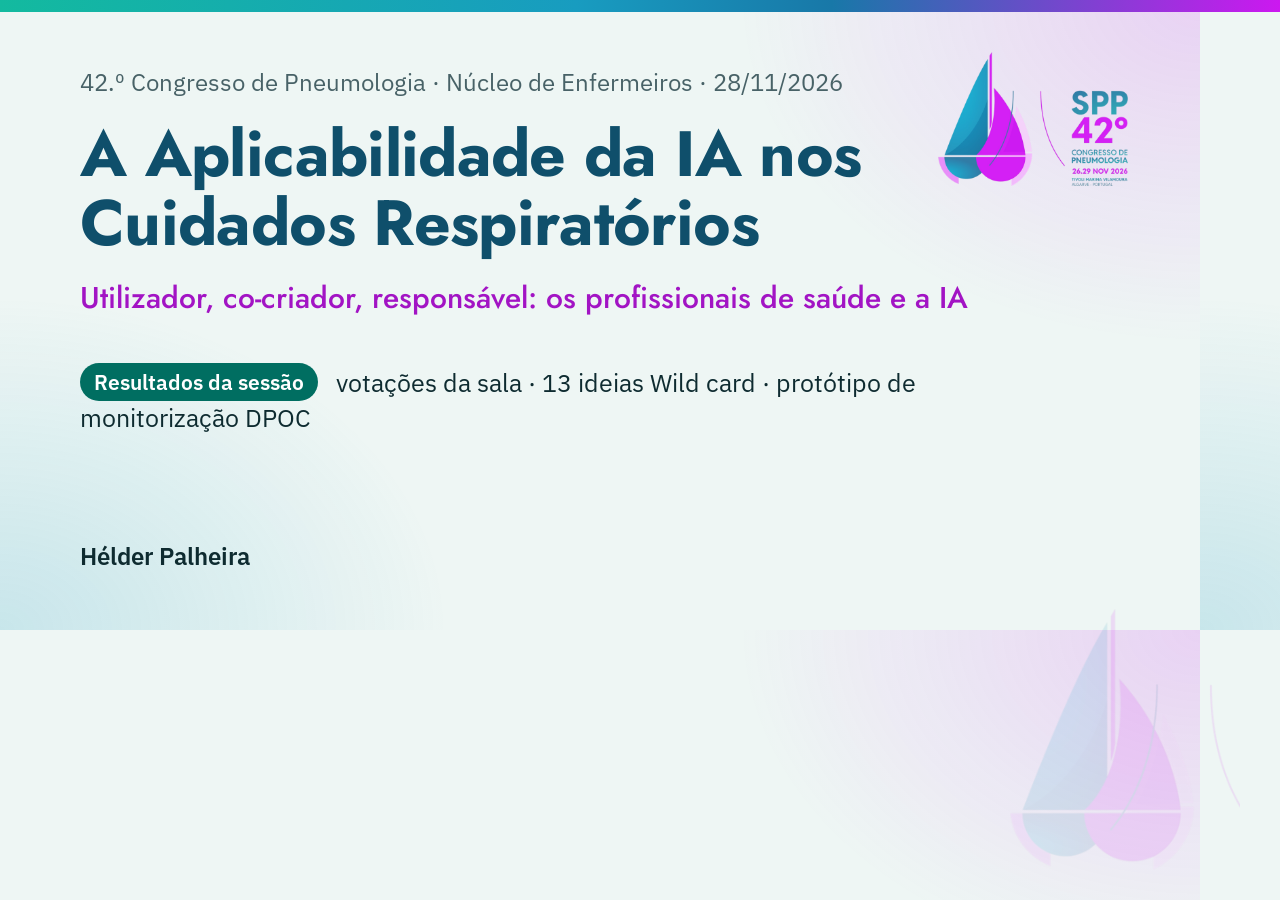
<file: tests/og/og-resultados.html>
<!doctype html>
<html lang="pt-PT">
<head>
<meta charset="utf-8">
<meta http-equiv="Content-Security-Policy" content="default-src 'none'; style-src 'self'; font-src 'self'; img-src 'self'">
<meta name="robots" content="noindex">
<title>Imagem de partilha · resultados spp26</title>
<link rel="stylesheet" href="og.css">
</head>
<body>
<div class="og">
  <img class="logo" src="../../spp26/resultados/comum/congresso42.png" alt="">
  <p class="ev">42.º Congresso de Pneumologia · Núcleo de Enfermeiros · 28/11/2026</p>
  <h1>A Aplicabilidade da IA nos Cuidados Respiratórios</h1>
  <p class="sub">Utilizador, co-criador, responsável: os profissionais de saúde e a IA</p>
  <p class="o-que"><span class="tag">Resultados da sessão</span> votações da sala · 13 ideias Wild card · protótipo de monitorização DPOC</p>
  <p class="autor">Hélder Palheira</p>
</div>
</body>
</html>
</file>
<file: spp26/resultados/comum/spp.css>
/* Identidade SPP × 42.º Congresso de Pneumologia — a mesma do deck v14.spp-id e do tema temas/spp26.
   Fontes (SIL OFL 1.1) e velas vêm de temas/spp26/, para não haver duas cópias.
   Claro e escuro: prefers-color-scheme, com o interruptor a fixar data-theme no <html>. */
@font-face{font-family:"SPP Jost";font-weight:500;font-display:swap;src:url(../../../temas/spp26/jost-medium.woff2) format("woff2")}
@font-face{font-family:"SPP Jost";font-weight:600;font-display:swap;src:url(../../../temas/spp26/jost-semibold.woff2) format("woff2")}
@font-face{font-family:"SPP Jost";font-weight:700;font-display:swap;src:url(../../../temas/spp26/jost-bold.woff2) format("woff2")}
@font-face{font-family:"IBM Plex Sans";font-weight:400;font-display:swap;src:url(../../../temas/spp26/ibmplexsans-400.woff2) format("woff2")}
@font-face{font-family:"IBM Plex Sans";font-weight:600 700;font-display:swap;src:url(../../../temas/spp26/ibmplexsans-600.woff2) format("woff2")}

:root{
  --bg:#EEF6F4; --bg2:#DFEEEA; --surface:#FFFFFF; --ink:#0E2B30; --muted:#486267; --line:#C2D9D4;
  --signal:#006E61; --signal-soft:rgba(0,180,153,.13); --head:#0F4F6B; --mag:#A214C4; --mag-soft:rgba(204,24,240,.09);
  --band:#0F4F6B; --alarm:#9A4F00; --alarm-soft:rgba(178,92,0,.10);
  --ctl:#6B8885; --pior:#9A4F00; --pior-soft:rgba(178,92,0,.10); --melhor:#006E61;
  --brand-grad:linear-gradient(90deg,#13BA9F 0%,#189CC0 45%,#1878A8 65%,#CC18F0 100%);
  --wash1:rgba(204,24,240,.12); --wash2:rgba(24,156,192,.14);
  --sombra:0 1px 2px rgba(14,43,48,.06),0 6px 20px -12px rgba(14,43,48,.25);
  color-scheme:light;
}
@media (prefers-color-scheme:dark){:root:not([data-theme="light"]){
  --bg:#0A2229; --bg2:#0E2C34; --surface:#12373F; --ink:#E8F5F2; --muted:#9DBCB9; --line:#285159;
  --signal:#4FD8BC; --signal-soft:rgba(79,216,188,.14); --head:#E8F5F2; --mag:#E37BF7; --mag-soft:rgba(227,123,247,.12);
  --band:#0E5470; --alarm:#F5A524; --alarm-soft:rgba(245,165,36,.12);
  --ctl:#6A9894; --pior:#F5A524; --pior-soft:rgba(245,165,36,.12); --melhor:#4FD8BC;
  --wash1:rgba(227,123,247,.13); --wash2:rgba(91,192,232,.13); --sombra:0 1px 2px rgba(0,0,0,.3);
  color-scheme:dark;
}}
:root[data-theme="dark"]{
  --bg:#0A2229; --bg2:#0E2C34; --surface:#12373F; --ink:#E8F5F2; --muted:#9DBCB9; --line:#285159;
  --signal:#4FD8BC; --signal-soft:rgba(79,216,188,.14); --head:#E8F5F2; --mag:#E37BF7; --mag-soft:rgba(227,123,247,.12);
  --band:#0E5470; --alarm:#F5A524; --alarm-soft:rgba(245,165,36,.12);
  --ctl:#6A9894; --pior:#F5A524; --pior-soft:rgba(245,165,36,.12); --melhor:#4FD8BC;
  --wash1:rgba(227,123,247,.13); --wash2:rgba(91,192,232,.13); --sombra:0 1px 2px rgba(0,0,0,.3);
  color-scheme:dark;
}
/* Aumentar contraste (definição do sistema): linhas e bordas mais fortes */
@media (prefers-contrast:more){:root{--line:var(--ctl);--muted:var(--ink)}}

*{box-sizing:border-box}
html{-webkit-text-size-adjust:100%}
html,body{margin:0}
body{font:17px/1.55 "IBM Plex Sans","Segoe UI",Roboto,Arial,sans-serif;color:var(--ink);
  background:radial-gradient(760px 560px at 100% 0%,var(--wash1),transparent 66%),
             radial-gradient(760px 560px at 0% 100%,var(--wash2),transparent 64%),var(--bg);
  background-attachment:fixed;min-height:100vh}
/* filete da marca: enche também a zona segura do topo (iPhone), para o conteúdo não passar por baixo da hora no scroll */
:root{--topo:calc(env(safe-area-inset-top,0px) + 8px)}
body::before{content:"";position:fixed;left:0;right:0;top:0;height:var(--topo);background:var(--brand-grad);z-index:5}
body::after{content:"";position:fixed;right:14px;bottom:14px;width:190px;height:220px;
  background:url(../../../temas/spp26/velas.png) no-repeat right bottom/contain;opacity:.08;pointer-events:none;z-index:0}
.pagina{position:relative;z-index:1;max-width:980px;margin:0 auto;padding:calc(28px + env(safe-area-inset-top,0px)) max(16px,env(safe-area-inset-right)) 40px max(16px,env(safe-area-inset-left))}
a{color:var(--signal);text-underline-offset:2px}
a:hover{text-decoration-thickness:2px}
:focus-visible{outline:3px solid var(--mag);outline-offset:2px;border-radius:4px}
.sr{position:absolute;width:1px;height:1px;overflow:hidden;clip:rect(0 0 0 0);white-space:nowrap}
.salto{position:absolute;left:12px;top:-60px;background:var(--surface);padding:8px 12px;border-radius:8px;z-index:9}
.salto:focus{top:12px}

h1,h2,h3,.jost{font-family:"SPP Jost","IBM Plex Sans",sans-serif;color:var(--head);letter-spacing:-.01em;line-height:1.2}
h1{font-size:clamp(26px,5vw,38px);font-weight:700;margin:0}
h2{font-size:clamp(21px,3.4vw,27px);font-weight:600;margin:0 0 12px}
h3{font-size:19px;font-weight:600;margin:0 0 6px}
p{margin:0 0 12px}
.muted{color:var(--muted)}
.mag{color:var(--mag)}
small,.pequeno{font-size:14px}

/* cabeçalho */
.cab{display:flex;flex-wrap:wrap;align-items:flex-start;justify-content:space-between;gap:18px;padding:6px 0 22px;border-bottom:1px solid var(--line);margin-bottom:28px}
.cab-txt{flex:1 1 420px;min-width:0}
.cab .evento{font-size:14px;color:var(--muted);margin:0 0 10px;letter-spacing:.02em}
.cab .sub{color:var(--mag);font-size:clamp(16px,2.4vw,19px);margin:8px 0 0;font-family:"SPP Jost","IBM Plex Sans",sans-serif;font-weight:500}
.cab-lado{display:flex;flex-direction:column;align-items:flex-end;gap:12px}
.logo{width:150px;height:auto;display:block}
.trilho{font-size:14px;margin:0 0 6px}
.trilho a{text-decoration:none}
.tema-bt{font:inherit;font-size:14px;color:var(--ink);background:var(--surface);border:1px solid var(--ctl);border-radius:999px;padding:6px 14px;min-height:44px;cursor:pointer;display:inline-flex;gap:6px;align-items:center}
.tema-bt:hover{border-color:var(--signal)}

/* blocos */
section{margin:0 0 34px}
.cartao{background:var(--surface);border:1px solid var(--line);border-radius:16px;padding:18px 20px;box-shadow:var(--sombra)}
.grelha{display:grid;gap:16px;grid-template-columns:repeat(auto-fit,minmax(270px,1fr))}
.band{background:var(--band);color:#fff;border-left:6px solid #CC18F0;border-radius:12px;padding:16px 20px;font-family:"SPP Jost","IBM Plex Sans",sans-serif;font-weight:500;font-size:clamp(17px,2.4vw,20px);line-height:1.4}
.band p{margin:0}
.aviso{border:2px solid var(--alarm);background:var(--alarm-soft);border-radius:12px;padding:12px 16px;font-size:15.5px}
.aviso b{color:var(--alarm)}
.etiqueta{display:inline-block;font-size:12.5px;font-weight:600;letter-spacing:.04em;text-transform:uppercase;padding:2px 9px;border-radius:999px;background:var(--signal-soft);color:var(--signal)}
.etiqueta.mag{background:var(--mag-soft);color:var(--mag)}
.etiqueta.alarme{background:var(--alarm-soft);color:var(--alarm)}
.etiqueta.ficticio{background:transparent;color:var(--head);border:1.5px dashed var(--head)}

/* botões */
.bt{font:inherit;font-weight:600;display:inline-flex;align-items:center;justify-content:center;gap:8px;min-height:46px;padding:10px 18px;border-radius:12px;
  border:2px solid var(--signal);background:var(--signal);color:#fff;text-decoration:none;cursor:pointer}
:root[data-theme="dark"] .bt:not(.sec):not(.destrutivo){color:#062026}
@media (prefers-color-scheme:dark){:root:not([data-theme="light"]) .bt:not(.sec):not(.destrutivo){color:#062026}}
.bt.sec{background:transparent;color:var(--signal)}
.bt:hover{filter:brightness(1.07)}
.bt[disabled]{opacity:.5;cursor:not-allowed}
.bts{display:flex;flex-wrap:wrap;gap:10px}

/* barras (resultados) */
.barras{list-style:none;margin:0;padding:0;display:flex;flex-direction:column;gap:12px}
.barra .rot{display:flex;justify-content:space-between;gap:12px;font-size:15.5px;margin-bottom:4px}
.barra .rot b{font-variant-numeric:tabular-nums;white-space:nowrap}
.barra .trilha{height:14px;border-radius:999px;background:var(--bg2);overflow:hidden}
.barra .enche{height:100%;width:var(--pct,0%);border-radius:999px;background:var(--signal);transition:width .6s ease}
.barra.topo .enche{background:var(--mag)}
.nota-fonte{font-size:13.5px;color:var(--muted);margin-top:10px}

/* detalhes */
details{border-top:1px solid var(--line)}
details:last-of-type{border-bottom:1px solid var(--line)}
summary{cursor:pointer;padding:10px 2px;font-weight:600;color:var(--head);list-style:none;display:flex;align-items:center;gap:8px}
summary::-webkit-details-marker{display:none}
summary::before{content:"";width:8px;height:8px;border-right:2px solid currentColor;border-bottom:2px solid currentColor;transform:rotate(-45deg);transition:transform .15s;flex:none;margin:0 4px}
details[open]>summary::before{transform:rotate(45deg)}
details>div{padding:2px 2px 14px;font-size:15.5px}
details ul,details ol{padding-left:20px;margin:0 0 10px}
details li{margin-bottom:6px}

/* carimbo Wild card — o mesmo SVG do votar (app.js: selo e CARTA) */
.selo{display:block;width:170px;color:var(--mag);margin:0 0 10px -4px}
.selo svg{display:block;width:100%;height:auto}
.selo text{font-family:"SPP Jost","IBM Plex Sans",sans-serif}

/* tabelas */
.tabela{width:100%;border-collapse:collapse;font-size:15px}
.tabela th,.tabela td{text-align:left;padding:8px 10px;border-bottom:1px solid var(--line);vertical-align:top}
.tabela th{font-weight:600;color:var(--muted);font-size:13.5px;letter-spacing:.02em}
.tabela td.num,.tabela th.num{text-align:right;font-variant-numeric:tabular-nums}
.rolar{overflow-x:auto;position:relative}

/* rodapé */
.rodape{position:relative;z-index:1;max-width:980px;margin:0 auto;padding:18px 16px 36px;border-top:1px solid var(--line);font-size:14px;color:var(--muted);display:flex;flex-wrap:wrap;gap:6px 18px;justify-content:space-between}
.rodape b{color:var(--ink);font-weight:600}
.rodape a{color:var(--muted)}

@media (max-width:600px){
  body{font-size:16.5px}
  .cab-lado{flex-direction:row;align-items:center;width:100%;justify-content:space-between}
  .logo{width:110px}
  .cartao{padding:16px}
  body::after{width:120px;height:140px;opacity:.06}
}
@media (prefers-reduced-motion:reduce){*{transition:none!important;animation:none!important}}
@media print{
  body{background:#fff;color:#000}
  body::before,body::after,.tema-bt,.nao-imprimir{display:none!important}
  .cartao{box-shadow:none;border-color:#999;break-inside:avoid}
  a{color:#000}
}
</file>
<file: spp26/resultados/resultados.css>
/* Página da sessão (landing): componentes próprios por cima de comum/spp.css */
.cta{margin:20px 0 0}
.atalhos{display:flex;flex-wrap:wrap;gap:8px;margin:-8px 0 30px}
.atalhos a{font-size:14.5px;text-decoration:none;padding:10px 14px;min-height:44px;display:inline-flex;align-items:center;border-radius:999px;border:1px solid var(--line);background:var(--surface);color:var(--ink)}
.atalhos a:hover{border-color:var(--signal);color:var(--signal)}

.sessao{display:grid;gap:16px;max-width:76ch}
.sessao>p{margin:0;font-size:18px}
.papeis{margin:0;padding-left:22px;display:flex;flex-direction:column;gap:8px}
.papeis b{font-family:"SPP Jost","IBM Plex Sans",sans-serif;font-weight:600}
.papeis .d1{color:#1878A8}.papeis .d2{color:#8A2BB0}.papeis .d3{color:var(--signal)}
:root[data-theme="dark"] .papeis .d1{color:#6CC4E8}:root[data-theme="dark"] .papeis .d2{color:#E37BF7}
@media (prefers-color-scheme:dark){:root:not([data-theme="light"]) .papeis .d1{color:#6CC4E8}:root:not([data-theme="light"]) .papeis .d2{color:#E37BF7}}

.votos h3{font-size:18px;margin-bottom:14px}
.q{font-size:13px;letter-spacing:.04em;text-transform:uppercase;color:var(--muted);margin:0 0 4px;font-weight:600}
.primeiros{margin:4px 0 0;font-size:13.5px;color:var(--muted)}
.barra.topo .primeiros{color:var(--mag);font-weight:600}
.leitura{margin-top:16px;max-width:80ch}
.leitura h3{display:flex;gap:10px;align-items:center}

.wild{border:2px dashed var(--mag);background:linear-gradient(180deg,var(--mag-soft),transparent 40%),var(--surface)}
.wild h2{font-size:clamp(19px,3vw,24px);max-width:60ch}
.temas{list-style:none;margin:18px 0 0;padding:0;display:grid;gap:12px;grid-template-columns:repeat(auto-fit,minmax(260px,1fr))}
.tema{padding:14px 16px;border-radius:12px;background:var(--bg);border:1px solid var(--line)}
.tema.destaque{border:2px solid var(--mag);grid-column:1/-1}
.tema-cab{display:flex;justify-content:space-between;align-items:flex-start;gap:12px}
.tema-cab h3{font-size:17px;margin:0}
.contagem{flex:none;display:inline-flex;align-items:center;justify-content:center;min-width:34px;height:34px;border-radius:50%;background:var(--signal);color:var(--surface);
  font-family:"SPP Jost","IBM Plex Sans",sans-serif;font-weight:700;font-size:17px}
.tema.destaque .contagem{background:var(--mag)}
.tema p{margin:8px 0 0;font-size:15px;color:var(--muted);font-style:italic}
.tema .estado-tema{font-style:normal}

.prot{display:flex;flex-wrap:wrap;gap:16px 24px;align-items:flex-end;justify-content:space-between;border-left:6px solid var(--mag)}
.prot-txt{flex:1 1 440px}
.prot h3{font-size:22px;margin:8px 0}
.proximos{margin-top:22px}
.cand{padding-left:20px;margin:0}
.cand li{margin-bottom:6px}
</file>
<file: spp26/resultados/como-foi-construido/processo.css>
/* Página «Como foi construído» */
.intro-proc{display:grid;gap:16px;max-width:78ch}
.intro-proc p{margin:0;font-size:17.5px}
.pipe{list-style:none;margin:0;padding:0;display:grid;gap:14px;grid-template-columns:repeat(auto-fit,minmax(280px,1fr));counter-reset:p}
.pipe>li{position:relative;padding-top:20px}
.pipe>li h3::before{counter-increment:p;content:counter(p);display:inline-flex;align-items:center;justify-content:center;width:28px;height:28px;margin-right:10px;
  border-radius:50%;background:var(--signal);color:var(--surface);font-size:15px;vertical-align:2px}
.pipe>li p{font-size:15.5px}
.pipe details{margin-top:6px}
blockquote{margin:0 0 8px;padding:10px 16px;border-left:4px solid var(--mag);background:var(--bg);border-radius:0 10px 10px 0;font-size:15.5px}
.cartao-det{background:var(--surface);border:1px solid var(--line);border-radius:12px;padding:2px 16px;margin-bottom:10px}
.cartao-det:last-of-type{border-bottom:1px solid var(--line)}
.verif td:nth-child(2){white-space:nowrap}
.pront .barra .enche{background:var(--head)}
.papel{border-top:5px solid var(--signal)}
.papel.p1{border-top-color:#1878A8}.papel.p2{border-top-color:#A214C4}.papel.p3{border-top-color:var(--signal)}
.papel ul{padding-left:18px;margin:0;font-size:15.5px}
.papel li{margin-bottom:8px}
</file>
<file: spp26/resultados/dpoc/dpoc.css>
/* Protótipo DPOC: componentes próprios por cima de ../comum/spp.css
   Cores com um só significado: magenta = marca e Wild card; âmbar (--pior) = pior ou acima do limiar;
   verde (--melhor) = melhor; azul-petróleo (--head) = informação e referências. */
.faixa{margin:0 0 18px;padding:10px 14px;border-radius:12px;background:var(--surface);border:2px solid var(--mag);color:var(--ink);font-size:15px}
.faixa b{color:var(--mag)}
.intro{max-width:72ch}

/* barra de contexto: o utente ativo está sempre à vista */
.barra{position:sticky;top:calc(var(--topo) + 4px);z-index:4;display:flex;flex-wrap:wrap;align-items:center;gap:6px 12px;margin:0 0 24px;padding:8px 10px 8px 16px;
  border-radius:14px;background:var(--surface);border:1px solid var(--ctl);box-shadow:var(--sombra)}
.barra-rot{font-size:13px;letter-spacing:.04em;text-transform:uppercase;color:var(--muted);font-weight:600}
.barra-codigo{white-space:nowrap;font-family:"SPP Jost","IBM Plex Sans",sans-serif;font-weight:700;font-size:19px;letter-spacing:.05em;color:var(--head);font-variant-numeric:tabular-nums}
.barra-estado{flex:1 1 auto;font-size:14.5px;color:var(--muted)}
.barra-estado.pendente{color:var(--pior);font-weight:600}
.barra-estado.pendente::before{content:"● ";}

.passo>h2,.aval-cab h2{display:flex;align-items:baseline;gap:10px}
.passo,.escala,.item{scroll-margin-top:calc(var(--topo) + 96px)}
.intro p{font-size:16.5px}

/* utente */
.utente-grelha{display:grid;gap:16px;grid-template-columns:repeat(auto-fit,minmax(280px,1fr));margin-bottom:12px}
.inicio .bt.grande{width:100%;min-height:54px;font-size:17.5px}
.inicio>.pequeno{margin:8px 0 0}
.ou{display:flex;align-items:center;gap:10px;margin:16px 0;color:var(--muted);font-size:14px}
.ou::before,.ou::after{content:"";flex:1;border-top:1px solid var(--line)}
.inicio form{margin-top:14px;align-items:flex-end}
.codigo{font-family:"SPP Jost","IBM Plex Sans",sans-serif;font-weight:700;font-size:clamp(24px,5vw,30px);letter-spacing:.06em;color:var(--head);font-variant-numeric:tabular-nums;word-break:break-all;margin:0 0 8px}
.campo{display:flex;flex-direction:column;gap:4px;font-size:14.5px;color:var(--muted)}
.campo.cresce{flex:1 1 200px}
.campo input,.campo select{font:inherit;font-size:16px;color:var(--ink);background:var(--surface);border:2px solid var(--ctl);border-radius:10px;padding:9px 12px;min-height:46px;width:100%}
.campo input:focus,.campo select:focus{border-color:var(--signal);outline:3px solid var(--signal-soft);outline-offset:0}
#codigo-input{text-transform:uppercase;letter-spacing:.05em}
.inline{display:flex;gap:8px;flex-wrap:wrap}
.campos{display:grid;gap:12px;grid-template-columns:repeat(auto-fit,minmax(140px,1fr));margin-bottom:8px}
.erro{color:var(--pior);font-size:14.5px;font-weight:600;margin:6px 0 0}
.erro:empty{display:none}
.ficheiro-bt{position:relative;overflow:hidden}
.ficheiro-bt input{position:absolute;inset:0;opacity:0;cursor:pointer}
.ficheiro-bt:focus-within{outline:3px solid var(--mag);outline-offset:2px}
.cartao-det{background:var(--surface);border:1px solid var(--line);border-radius:12px;padding:2px 16px}

/* avaliação */
.aval-cab{display:flex;flex-wrap:wrap;align-items:flex-end;justify-content:space-between;gap:10px 18px;margin-bottom:6px}
.aval-cab h2{margin:0}
.data-campo{flex:0 1 200px}
.modo-edicao{padding:10px 14px;border-radius:12px;background:var(--signal-soft);border-left:5px solid var(--head);margin:8px 0 12px}
.navegador{list-style:none;margin:0 0 16px;padding:0;display:grid;gap:8px;grid-template-columns:repeat(auto-fit,minmax(140px,1fr))}
.chip{display:flex;flex-direction:column;gap:2px;min-height:56px;padding:8px 12px;border-radius:12px;text-decoration:none;
  border:2px solid var(--ctl);background:var(--surface);color:var(--muted);font-size:14px}
.chip b{font-family:"SPP Jost","IBM Plex Sans",sans-serif;font-size:17px;color:var(--head)}
.chip.completa{border-color:var(--signal);background:var(--signal-soft);color:var(--signal);font-weight:600}
.chip.completa span::before{content:"✓ "}
.chip.parcial,.chip.invalida{border-color:var(--pior);color:var(--pior);font-weight:600}
.chip:hover{border-color:var(--signal)}

.escalas{display:flex;flex-direction:column;gap:12px}
.escala{padding:0;overflow:hidden}
.escala.aberta{box-shadow:var(--sombra),0 0 0 2px var(--signal-soft)}
.escala-cab{display:flex;justify-content:space-between;align-items:center;gap:12px;padding:6px 16px 6px 6px}
.escala-cab h3{margin:0;flex:1;min-width:0}
.abrir{all:unset;box-sizing:border-box;cursor:pointer;display:grid;grid-template-columns:auto 1fr;column-gap:12px;align-items:baseline;width:100%;padding:12px 10px;border-radius:12px;min-height:56px}
.abrir::before{content:"";grid-row:1/4;align-self:center;width:9px;height:9px;border-right:2.5px solid var(--head);border-bottom:2.5px solid var(--head);transform:rotate(-45deg);transition:transform .15s;margin:0 4px}
.abrir[aria-expanded="true"]::before{transform:rotate(45deg)}
.abrir:focus-visible{outline:3px solid var(--mag);outline-offset:-3px}
.abrir:hover .sigla{color:var(--signal)}
.abrir .sigla{font-family:"SPP Jost","IBM Plex Sans",sans-serif;font-weight:700;font-size:22px;color:var(--head)}
.abrir .nome{grid-column:2;font-family:"IBM Plex Sans",sans-serif;font-size:14.5px;color:var(--ink);font-weight:400}
.abrir .mede{grid-column:2;font-family:"IBM Plex Sans",sans-serif;font-size:14px;color:var(--muted);font-weight:400}
.res-col{display:flex;flex-direction:column;align-items:flex-end;gap:4px;flex:none}
.resultado{min-width:118px;text-align:center;padding:7px 12px;border-radius:12px;font-family:"SPP Jost","IBM Plex Sans",sans-serif;font-weight:700;font-size:18px;font-variant-numeric:tabular-nums;line-height:1.25;
  background:var(--bg);color:var(--muted);border:1px solid var(--line)}
.resultado.vazia{font-weight:500;font-size:15px}
.resultado.completa{background:var(--signal-soft);color:var(--signal);border-color:transparent}
.resultado.parcial,.resultado.invalida{background:var(--pior-soft);color:var(--pior);border-color:transparent;font-size:15.5px}
.resultado.acima{background:var(--pior-soft);color:var(--pior)}
.lim-nota{font-size:13px;font-weight:600;color:var(--pior);text-align:right}
.lim-nota:empty{display:none}
.escala-corpo{padding:4px 18px 16px;border-top:1px solid var(--line)}
.nota-info{margin:12px 0;padding:10px 14px;border-radius:10px;background:var(--bg);border-left:4px solid var(--head)}
.nota-info b{color:var(--head)}
.marca{margin:12px 0 0}
.limiares{margin:10px 0 0;padding-left:18px}
.escala-bts{margin:12px 0 6px}
.bt.pequeno{min-height:44px;padding:6px 14px;font-size:14.5px;border-width:2px}
.det{margin-top:8px}
.refs{font-size:14.5px}
.refs li{overflow-wrap:anywhere}

fieldset{border:0;margin:0;padding:0;min-width:0}
.itens{display:grid;gap:14px 20px;grid-template-columns:repeat(auto-fit,minmax(290px,1fr));margin-top:12px}
.item{padding:8px 10px 6px;margin:0 -10px;border-radius:12px;border:2px solid transparent}
.item.falta{border-color:var(--pior);background:var(--pior-soft)}
.item.falta legend::after{content:" · por responder";color:var(--pior);font-weight:600;font-size:13.5px}
.item legend{float:left;width:100%;display:flex;gap:8px;align-items:baseline;font-size:15.5px;font-weight:600;margin-bottom:6px;padding:0}
.item .seg-wrap,.item>.seg{clear:both}
.item .n{flex:none;font-size:13px;font-weight:600;color:var(--muted);min-width:18px}
.seg{display:grid;grid-template-columns:repeat(6,1fr);gap:5px}
.seg.largo{grid-template-columns:repeat(3,1fr)}
.seg .op{position:relative}
.seg input{position:absolute;opacity:0;width:100%;height:100%;margin:0;cursor:pointer}
.seg label{display:flex;flex-direction:column;align-items:center;justify-content:center;min-height:46px;border:2px solid var(--ctl);border-radius:10px;background:var(--surface);
  font-variant-numeric:tabular-nums;cursor:pointer;user-select:none;text-align:center;font-size:15px;padding:4px}
.seg label b{font-size:17px}
.seg input:checked+label{background:var(--signal);border-color:var(--signal);color:var(--surface)}
.seg input:focus-visible+label{outline:3px solid var(--mag);outline-offset:2px}
.seg label:hover{border-color:var(--signal)}
.ancoras{display:flex;justify-content:space-between;font-size:13px;color:var(--muted);margin-top:4px}
.significado{min-height:1.4em;margin:5px 0 0;font-size:14px;color:var(--signal);font-weight:600}
.legenda-det{margin-top:12px}
.legenda-lcadl{list-style:none;padding:0;margin:0;display:grid;gap:4px 16px;grid-template-columns:repeat(auto-fit,minmax(200px,1fr))}
.legenda-lcadl b{display:inline-block;min-width:16px;color:var(--head)}
h4.dom{font-family:"SPP Jost","IBM Plex Sans",sans-serif;font-weight:600;color:var(--head);font-size:17px;margin:20px 0 0;display:flex;justify-content:space-between;gap:10px;border-bottom:1px solid var(--line);padding-bottom:4px}
.subtotal{font-family:"IBM Plex Sans",sans-serif;font-weight:600;color:var(--muted);font-variant-numeric:tabular-nums;font-size:14.5px}
.item.global{margin-top:16px}

.unica{display:flex;flex-direction:column;gap:8px;margin-top:12px}
.linha-op{position:relative}
.linha-op input{position:absolute;opacity:0;inset:0;margin:0;cursor:pointer}
.linha-op label{display:flex;gap:12px;align-items:flex-start;padding:11px 14px;border:2px solid var(--ctl);border-radius:12px;background:var(--surface);cursor:pointer;font-size:15.5px;min-height:48px}
.linha-op label b{flex:none;font-family:"SPP Jost","IBM Plex Sans",sans-serif;font-weight:600;color:var(--head);min-width:58px}
.linha-op input:checked+label{border-color:var(--signal);background:var(--signal-soft)}
.linha-op input:checked+label b{color:var(--signal)}
.linha-op input:checked+label b::before{content:"✓ "}
.linha-op input:focus-visible+label{outline:3px solid var(--mag);outline-offset:2px}
.unica.falta{outline:2px solid var(--pior);outline-offset:4px;border-radius:12px}

.acao-form{position:sticky;bottom:10px;z-index:3;margin-top:18px;padding:12px 14px;border-radius:14px;background:var(--surface);border:1px solid var(--ctl);box-shadow:0 -8px 22px -14px rgba(14,43,48,.5);
  display:flex;flex-wrap:wrap;align-items:center;gap:8px 14px;justify-content:space-between}
.resumo-form{margin:0;font-size:15px;color:var(--muted)}
.acao-form .erro{flex:1 1 100%;margin:0}

/* evolução */
.vazio{padding:18px;border:2px dashed var(--ctl);border-radius:14px;color:var(--muted);text-align:center}
.resumo-grelha{display:grid;gap:12px;grid-template-columns:repeat(auto-fit,minmax(200px,1fr))}
.resumo{background:var(--surface);border:1px solid var(--line);border-top:5px solid var(--line);border-radius:14px;padding:12px 16px;box-shadow:var(--sombra)}
.resumo.pior{border-top-color:var(--pior)}
.resumo.melhor{border-top-color:var(--melhor)}
.resumo header{display:flex;justify-content:space-between;align-items:baseline;font-size:14px}
.resumo header b{font-family:"SPP Jost","IBM Plex Sans",sans-serif;font-size:17px;color:var(--head)}
.resumo .valor{font-family:"SPP Jost","IBM Plex Sans",sans-serif;font-weight:700;font-size:34px;line-height:1.1;color:var(--ink);margin:6px 0 2px;font-variant-numeric:tabular-nums}
.resumo .de{font-size:16px;font-weight:500;color:var(--muted)}
.resumo .var{font-size:14.5px;margin:6px 0 0;font-weight:600}
.resumo.pior .var{color:var(--pior)}
.resumo.melhor .var{color:var(--melhor)}
.resumo .var.neutro,.resumo.neutro .var{color:var(--muted);font-weight:500}
.chip-lim{display:inline-block;margin:8px 0 0;padding:2px 10px;border-radius:999px;font-size:13px;font-weight:600;background:var(--pior-soft);color:var(--pior)}
.legenda-ev{font-size:14px;color:var(--muted);margin:10px 0 0;max-width:90ch}
.graficos{display:grid;gap:14px;grid-template-columns:repeat(auto-fit,minmax(260px,1fr));margin:18px 0}
.grafico{margin:0;background:var(--surface);border:1px solid var(--line);border-radius:14px;padding:12px 12px 6px}
.grafico figcaption{display:flex;flex-direction:column;gap:2px;margin:0 0 4px 4px}
.grafico figcaption b{font-family:"SPP Jost","IBM Plex Sans",sans-serif;font-weight:600;color:var(--head);font-size:16px}
.titulo-g{font-size:14px;font-weight:600}
.titulo-g.pior{color:var(--pior)}.titulo-g.melhor{color:var(--melhor)}.titulo-g.neutro{color:var(--muted)}
.grafico svg{display:block;width:100%;height:auto}
.grafico .eixo{stroke:var(--line);stroke-width:1}
.grafico .limiar{stroke:var(--head);stroke-width:1.4;stroke-dasharray:5 4;opacity:.75}
.grafico .linha{fill:none;stroke:var(--signal);stroke-width:2.5;stroke-linejoin:round}
.grafico .ponto{fill:var(--surface);stroke:var(--signal);stroke-width:2.5}
.grafico .ponto.ultimo{fill:var(--signal)}
.grafico .tick{font-size:12px;fill:var(--muted);font-family:"IBM Plex Sans",sans-serif}
.grafico .limiar-t{fill:var(--head);font-weight:600}
.grafico .val{font-size:12.5px;font-weight:600;fill:var(--ink);font-family:"IBM Plex Sans",sans-serif}
.tabela caption{text-align:left;font-family:"SPP Jost","IBM Plex Sans",sans-serif;font-weight:600;color:var(--head);font-size:16px;padding:0 0 8px}
.delta{font-size:13.5px;white-space:nowrap;color:var(--muted)}
.delta.pior{color:var(--pior);font-weight:600}
.delta.melhor{color:var(--melhor);font-weight:600}
.acoes{white-space:nowrap;text-align:right}
.lig{font:inherit;font-size:15px;background:none;border:0;color:var(--signal);text-decoration:underline;text-underline-offset:2px;cursor:pointer;padding:0 8px;min-height:44px;min-width:44px}
pre.fhir{max-height:340px;overflow:auto;background:var(--bg);border:1px solid var(--line);border-radius:10px;padding:12px;font-size:12.5px;line-height:1.45}
#estado-ficheiro.pendente{color:var(--pior);font-weight:600}

/* mensagem de estado: fica até ser fechada (sem temporizador) */
.estado{position:fixed;left:50%;bottom:16px;transform:translateX(-50%);z-index:6;width:max-content;max-width:min(620px,calc(100% - 32px));display:flex;align-items:center;flex-wrap:wrap;gap:4px 8px;
  margin:0;padding:6px 8px 6px 16px;border-radius:14px;background:var(--band);color:#fff;font-size:15px;box-shadow:0 10px 30px -10px rgba(0,0,0,.45)}
.estado[hidden]{display:none}
#estado-txt{flex:1 1 240px;padding:6px 0}
.lig.claro{color:#fff;font-weight:600}

/* diálogo */
dialog{border:0;border-radius:18px;padding:22px 22px 18px;max-width:min(460px,calc(100% - 32px));background:var(--surface);color:var(--ink);box-shadow:0 24px 60px -20px rgba(0,0,0,.5)}
dialog::backdrop{background:rgba(6,25,30,.45)}
dialog h2{font-size:20px;margin:0 0 8px}
dialog .bts{justify-content:flex-end;margin-top:16px}
.bt.destrutivo{background:transparent;color:var(--pior);border-color:var(--pior)}

.so-impressao{display:none}

@media (max-width:600px){
  /* telemóvel: a barra do utente ocupa a largura toda, colada ao filete, sem fresta por onde se veja o conteúdo */
  .barra{top:var(--topo);flex-wrap:nowrap;margin:0 -16px 20px;padding:10px 12px 10px 16px;border-radius:0 0 16px 16px;border-width:0 0 1px;
    box-shadow:0 8px 18px -12px rgba(14,43,48,.45)}
  .barra-rot{display:none}
  .barra-codigo{font-size:16px;letter-spacing:.02em}
  .barra .etiqueta{font-size:11px;padding:1px 6px}
  .barra-estado{display:none}
  .barra-estado.pendente{display:block;position:absolute;left:12px;bottom:-22px;font-size:13px;background:var(--surface);padding:0 8px;border-radius:8px}
  .barra #barra-descarregar{margin-left:auto;padding:6px 12px}
  .passo,.escala,.item{scroll-margin-top:calc(var(--topo) + 72px)}
  .escala-cab{flex-wrap:wrap;padding:4px 12px 10px 4px}
  .res-col{width:100%;align-items:stretch;padding-left:36px}
  .resultado{text-align:left}
  .lim-nota{text-align:left}
  .abrir .nome{display:none}
  .escala-corpo{padding:4px 12px 14px}
  .tabela{font-size:14px}
  .tabela th,.tabela td{padding:7px 6px}
  .acoes .lig{display:block;min-height:40px}
  .acao-form{position:static;box-shadow:none}
  .acao-form .bts{width:100%}
  .acao-form .bts .bt{flex:1}
  .tabela .sg{display:none}
  .tabela .delta,.tabela .pctl{display:block}
  .resumo .valor{font-size:30px}
}
@media print{
  .ecra,.estado,dialog{display:none!important}
  .so-impressao{display:block}
  .grafico,.resumo{break-inside:avoid}
}
</file>
<file: tests/og/og.css>
@font-face{font-family:"SPP Jost";font-weight:700;src:url(../../temas/spp26/jost-bold.woff2) format("woff2")}
@font-face{font-family:"SPP Jost";font-weight:500;src:url(../../temas/spp26/jost-medium.woff2) format("woff2")}
@font-face{font-family:"IBM Plex Sans";font-weight:400;src:url(../../temas/spp26/ibmplexsans-400.woff2) format("woff2")}
@font-face{font-family:"IBM Plex Sans";font-weight:600;src:url(../../temas/spp26/ibmplexsans-600.woff2) format("woff2")}
html,body{margin:0;width:1200px;height:630px;overflow:hidden}
body{font-family:"IBM Plex Sans",sans-serif;color:#0E2B30;
  background:radial-gradient(700px 520px at 100% 0%,rgba(204,24,240,.16),transparent 66%),radial-gradient(700px 520px at 0% 100%,rgba(24,156,192,.18),transparent 64%),#EEF6F4}
body::before{content:"";position:absolute;left:0;right:0;top:0;height:12px;background:linear-gradient(90deg,#13BA9F 0%,#189CC0 45%,#1878A8 65%,#CC18F0 100%)}
body::after{content:"";position:absolute;right:40px;bottom:30px;width:230px;height:265px;background:url(../../temas/spp26/velas.png) no-repeat right bottom/contain;opacity:.13}
.og{position:relative;padding:66px 80px 0}
.logo{position:absolute;right:72px;top:52px;width:190px}
.ev{margin:0 0 22px;font-size:24px;color:#486267}
h1{margin:0;max-width:880px;font-family:"SPP Jost",sans-serif;font-weight:700;font-size:64px;line-height:1.08;color:#0F4F6B;letter-spacing:-.01em}
.sub{margin:18px 0 0;font-family:"SPP Jost",sans-serif;font-weight:500;font-size:30px;color:#A214C4}
.o-que{margin:44px 0 0;font-size:25px;color:#0E2B30;max-width:900px}
.tag{display:inline-block;margin-right:12px;padding:5px 14px;border-radius:999px;background:#006E61;color:#fff;font-weight:600;font-size:21px;vertical-align:2px}
.autor{position:absolute;left:80px;top:540px;margin:0;font-weight:600;font-size:24px}
</file>
